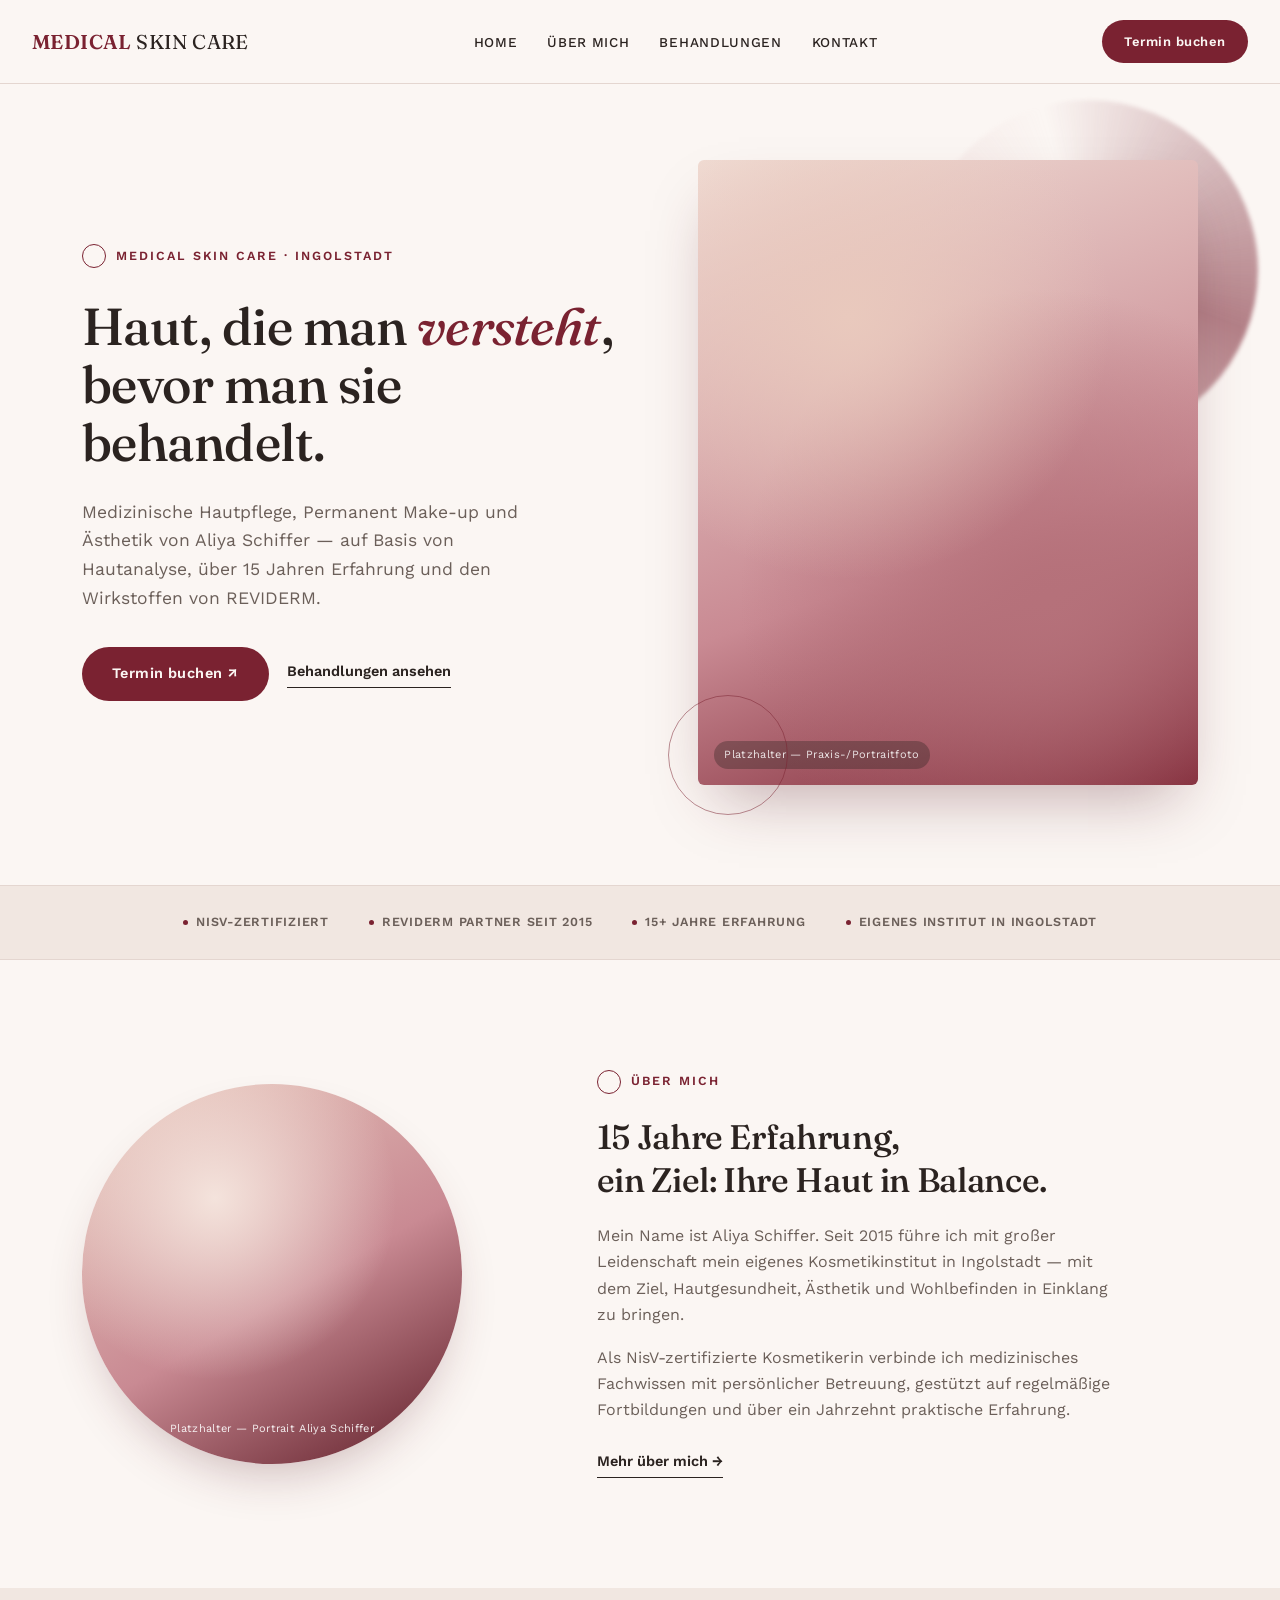
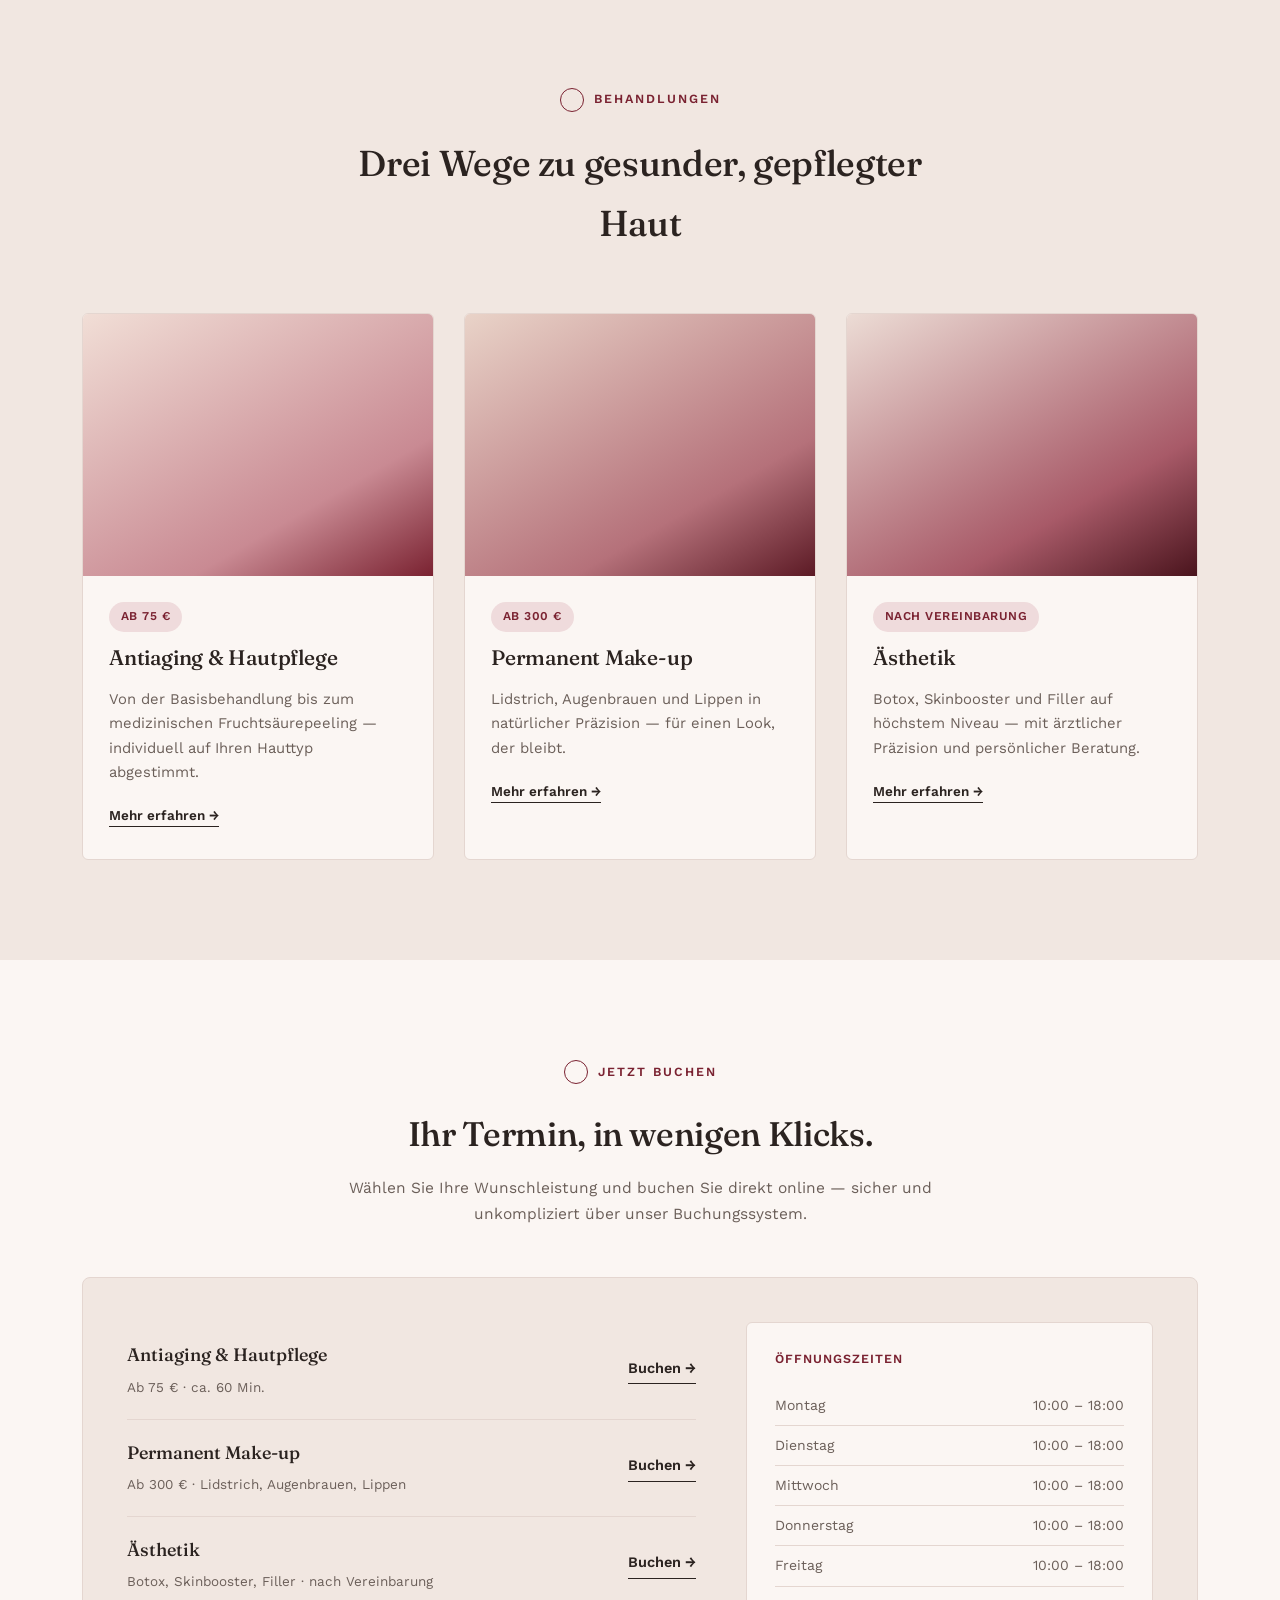
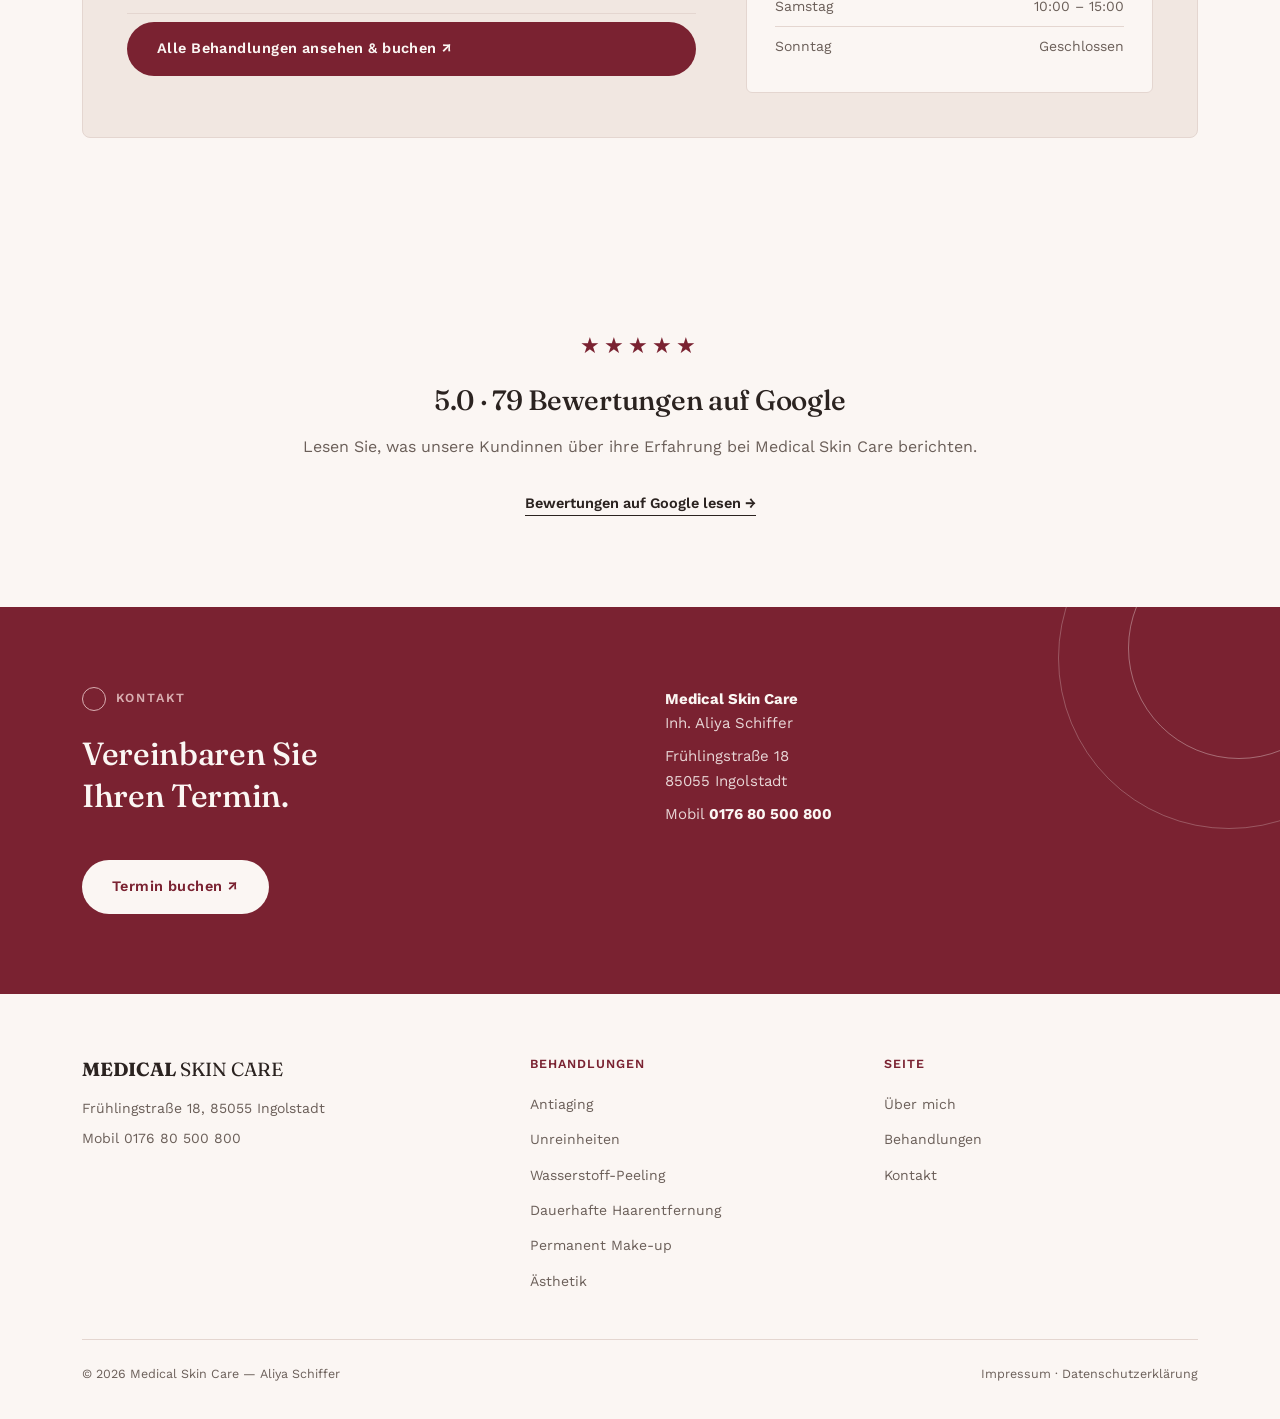
<file: index.html>
<!DOCTYPE html>
<html lang="de">
<head>
<meta charset="UTF-8">
<meta name="viewport" content="width=device-width, initial-scale=1.0">
<title>Medical Skin Care – Aliya Schiffer, Ingolstadt</title>
<link rel="preconnect" href="https://fonts.googleapis.com">
<link rel="preconnect" href="https://fonts.gstatic.com" crossorigin>
<link href="https://fonts.googleapis.com/css2?family=Fraunces:ital,opsz,wght@0,9..144,400;0,9..144,500;0,9..144,600;1,9..144,400;1,9..144,500&family=Work+Sans:wght@400;500;600&display=swap" rel="stylesheet">
<link rel="stylesheet" href="styles.css">
</head>
<body>

<header>
  <div class="nav">
    <a href="index.html" class="logo"><b>MEDICAL</b> SKIN CARE</a>
    <nav>
      <ul>
        <li><a href="#">Home</a></li>
        <li><a href="#ueber-mich">Über mich</a></li>
        <li><a href="#behandlungen">Behandlungen</a></li>
        <li><a href="#kontakt">Kontakt</a></li>
      </ul>
    </nav>
    <a href="https://www.sumupbookings.com/medical-skin-care" class="nav-cta" target="_blank" rel="noopener">Termin buchen</a>
    <button class="burger" aria-label="Menü öffnen"><span></span><span></span><span></span></button>
  </div>
</header>

<section class="hero">
  <div class="wrap">
    <div class="hero-copy">
      <span class="eyebrow">Medical Skin Care · Ingolstadt</span>
      <h1 style="margin-top:20px;">Haut, die man <em>versteht</em>,<br>bevor man sie behandelt.</h1>
      <p>Medizinische Hautpflege, Permanent Make-up und Ästhetik von Aliya Schiffer — auf Basis von Hautanalyse, über 15 Jahren Erfahrung und den Wirkstoffen von REVIDERM.</p>
      <div class="btn-row">
        <a href="https://www.sumupbookings.com/medical-skin-care" class="btn-primary" target="_blank" rel="noopener">Termin buchen ↗</a>
        <a href="#behandlungen" class="btn-text">Behandlungen ansehen</a>
      </div>
    </div>
    <div class="hero-visual">
      <div class="ring-glow"></div>
      <div class="hero-photo"></div>
      <div class="hero-ring-outline"></div>
    </div>
  </div>
</section>

<div class="trust">
  <div class="wrap">
    <span>NisV-zertifiziert</span>
    <span>REVIDERM Partner seit 2015</span>
    <span>15+ Jahre Erfahrung</span>
    <span>Eigenes Institut in Ingolstadt</span>
  </div>
</div>

<section class="about" id="ueber-mich">
  <div class="wrap">
    <div class="about-photo"></div>
    <div class="about-text">
      <span class="eyebrow">Über mich</span>
      <h2>15 Jahre Erfahrung,<br>ein Ziel: Ihre Haut in Balance.</h2>
      <p>Mein Name ist Aliya Schiffer. Seit 2015 führe ich mit großer Leidenschaft mein eigenes Kosmetikinstitut in Ingolstadt — mit dem Ziel, Hautgesundheit, Ästhetik und Wohlbefinden in Einklang zu bringen.</p>
      <p>Als NisV-zertifizierte Kosmetikerin verbinde ich medizinisches Fachwissen mit persönlicher Betreuung, gestützt auf regelmäßige Fortbildungen und über ein Jahrzehnt praktische Erfahrung.</p>
      <a href="ueber-mich.html" class="btn-text">Mehr über mich →</a>
    </div>
  </div>
</section>

<section class="services" id="behandlungen">
  <div class="wrap">
    <div class="services-head">
      <span class="eyebrow">Behandlungen</span>
      <h2>Drei Wege zu gesunder, gepflegter Haut</h2>
    </div>
    <div class="service-grid">
      <div class="service-card">
        <div class="service-photo p1"></div>
        <div class="service-body">
          <span class="num">Ab 75 €</span>
          <h3>Antiaging &amp; Hautpflege</h3>
          <p>Von der Basisbehandlung bis zum medizinischen Fruchtsäurepeeling — individuell auf Ihren Hauttyp abgestimmt.</p>
          <a href="leistungen-antiaging.html" class="btn-text">Mehr erfahren →</a>
        </div>
      </div>
      <div class="service-card">
        <div class="service-photo p2"></div>
        <div class="service-body">
          <span class="num">Ab 300 €</span>
          <h3>Permanent Make-up</h3>
          <p>Lidstrich, Augenbrauen und Lippen in natürlicher Präzision — für einen Look, der bleibt.</p>
          <a href="leistungen-permanent-make-up.html" class="btn-text">Mehr erfahren →</a>
        </div>
      </div>
      <div class="service-card">
        <div class="service-photo p3"></div>
        <div class="service-body">
          <span class="num">Nach Vereinbarung</span>
          <h3>Ästhetik</h3>
          <p>Botox, Skinbooster und Filler auf höchstem Niveau — mit ärztlicher Präzision und persönlicher Beratung.</p>
          <a href="leistungen-aesthetik.html" class="btn-text">Mehr erfahren →</a>
        </div>
      </div>
    </div>
  </div>
</section>

<section class="booking" id="buchung">
  <div class="wrap">
    <div class="booking-head">
      <span class="eyebrow">Jetzt buchen</span>
      <h2>Ihr Termin, in wenigen Klicks.</h2>
      <p>Wählen Sie Ihre Wunschleistung und buchen Sie direkt online — sicher und unkompliziert über unser Buchungssystem.</p>
    </div>
    <div class="booking-grid">
      <div class="booking-list">
        <div class="booking-row">
          <div>
            <h4>Antiaging &amp; Hautpflege</h4>
            <span>Ab 75 € · ca. 60 Min.</span>
          </div>
          <a href="https://www.sumupbookings.com/medical-skin-care" class="btn-text" target="_blank" rel="noopener">Buchen →</a>
        </div>
        <div class="booking-row">
          <div>
            <h4>Permanent Make-up</h4>
            <span>Ab 300 € · Lidstrich, Augenbrauen, Lippen</span>
          </div>
          <a href="https://www.sumupbookings.com/medical-skin-care" class="btn-text" target="_blank" rel="noopener">Buchen →</a>
        </div>
        <div class="booking-row">
          <div>
            <h4>Ästhetik</h4>
            <span>Botox, Skinbooster, Filler · nach Vereinbarung</span>
          </div>
          <a href="https://www.sumupbookings.com/medical-skin-care" class="btn-text" target="_blank" rel="noopener">Buchen →</a>
        </div>
        <a href="https://www.sumupbookings.com/medical-skin-care" class="btn-primary" target="_blank" rel="noopener" style="margin-top:8px;">Alle Behandlungen ansehen &amp; buchen ↗</a>
      </div>
      <div class="booking-hours">
        <h4>Öffnungszeiten</h4>
        <div class="hours-row"><span>Montag</span><span>10:00 – 18:00</span></div>
        <div class="hours-row"><span>Dienstag</span><span>10:00 – 18:00</span></div>
        <div class="hours-row"><span>Mittwoch</span><span>10:00 – 18:00</span></div>
        <div class="hours-row"><span>Donnerstag</span><span>10:00 – 18:00</span></div>
        <div class="hours-row"><span>Freitag</span><span>10:00 – 18:00</span></div>
        <div class="hours-row"><span>Samstag</span><span>10:00 – 15:00</span></div>
        <div class="hours-row"><span>Sonntag</span><span>Geschlossen</span></div>
      </div>
    </div>
  </div>
</section>

<section class="reviews">
  <div class="wrap">
    <div class="stars">★★★★★</div>
    <h2>5.0 · 79 Bewertungen auf Google</h2>
    <p>Lesen Sie, was unsere Kundinnen über ihre Erfahrung bei Medical Skin Care berichten.</p>
    <a href="https://search.google.com/local/reviews?placeid=ChIJgbQOxlPmC0ER1DGjiR2XJEs" class="btn-text" target="_blank" rel="noopener">Bewertungen auf Google lesen →</a>
  </div>
</section>

<section class="contact" id="kontakt">
  <div class="wrap">
    <div>
      <span class="eyebrow">Kontakt</span>
      <h2>Vereinbaren Sie<br>Ihren Termin.</h2>
      <a href="https://www.sumupbookings.com/medical-skin-care" class="btn-primary" target="_blank" rel="noopener">Termin buchen ↗</a>
    </div>
    <div class="contact-details">
      <p><strong>Medical Skin Care</strong><br>Inh. Aliya Schiffer</p>
      <p>Frühlingstraße 18<br>85055 Ingolstadt</p>
      <p>Mobil <strong>0176 80 500 800</strong></p>
    </div>
  </div>
</section>

<footer>
  <div class="wrap">
    <div class="footer-grid">
      <div>
        <div class="footer-logo"><b>MEDICAL</b> SKIN CARE</div>
        <p>Frühlingstraße 18, 85055 Ingolstadt</p>
        <p>Mobil 0176 80 500 800</p>
      </div>
      <div>
        <h4>Behandlungen</h4>
        <ul>
          <li><a href="leistungen-antiaging.html">Antiaging</a></li>
          <li><a href="leistungen-antiaging.html#unreinheiten">Unreinheiten</a></li>
          <li><a href="leistungen-antiaging.html#wasserstoff-peeling">Wasserstoff-Peeling</a></li>
          <li><a href="leistungen-antiaging.html#haarentfernung">Dauerhafte Haarentfernung</a></li>
          <li><a href="leistungen-permanent-make-up.html">Permanent Make-up</a></li>
          <li><a href="leistungen-aesthetik.html">Ästhetik</a></li>
        </ul>
      </div>
      <div>
        <h4>Seite</h4>
        <ul>
          <li><a href="#ueber-mich">Über mich</a></li>
          <li><a href="#behandlungen">Behandlungen</a></li>
          <li><a href="#kontakt">Kontakt</a></li>
        </ul>
      </div>
    </div>
    <div class="footer-bottom">
      <span>© 2026 Medical Skin Care — Aliya Schiffer</span>
      <span><a href="#">Impressum</a> · <a href="#">Datenschutzerklärung</a></span>
    </div>
  </div>
</footer>

</body>
</html>
</file>
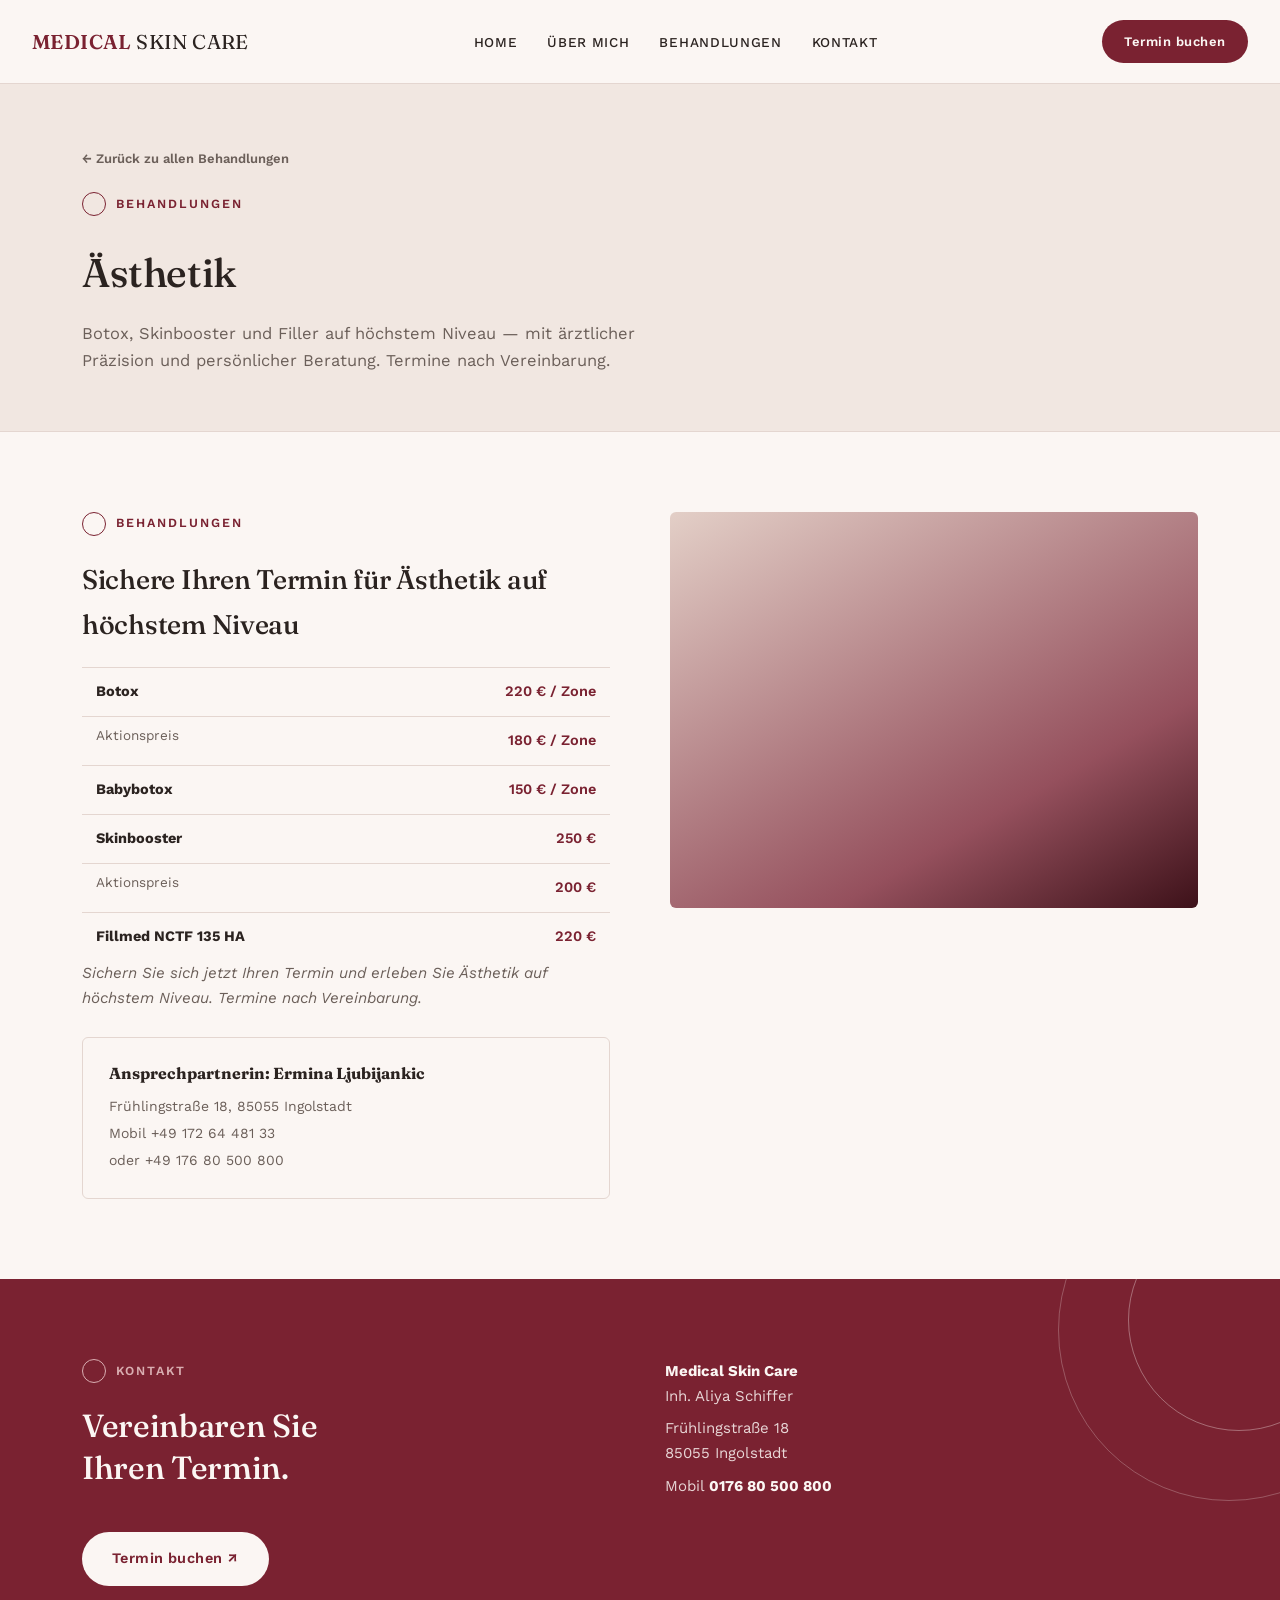
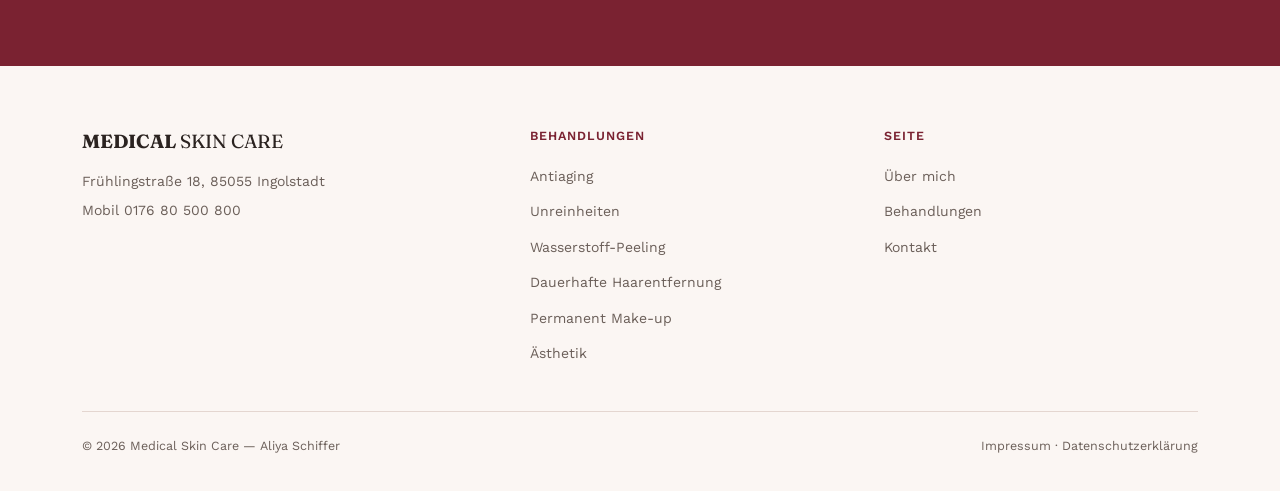
<file: leistungen-aesthetik.html>
<!DOCTYPE html>
<html lang="de">
<head>
<meta charset="UTF-8">
<meta name="viewport" content="width=device-width, initial-scale=1.0">
<title>Ästhetik – Medical Skin Care Ingolstadt</title>
<link rel="preconnect" href="https://fonts.googleapis.com">
<link rel="preconnect" href="https://fonts.gstatic.com" crossorigin>
<link href="https://fonts.googleapis.com/css2?family=Fraunces:ital,opsz,wght@0,9..144,400;0,9..144,500;0,9..144,600;1,9..144,400;1,9..144,500&family=Work+Sans:wght@400;500;600&display=swap" rel="stylesheet">
<link rel="stylesheet" href="styles.css">
</head>
<body>

<header>
  <div class="nav">
    <a href="index.html" class="logo"><b>MEDICAL</b> SKIN CARE</a>
    <nav>
      <ul>
        <li><a href="index.html">Home</a></li>
        <li><a href="index.html#ueber-mich">Über mich</a></li>
        <li><a href="index.html#behandlungen">Behandlungen</a></li>
        <li><a href="index.html#kontakt">Kontakt</a></li>
      </ul>
    </nav>
    <a href="https://www.sumupbookings.com/medical-skin-care" class="nav-cta" target="_blank" rel="noopener">Termin buchen</a>
    <button class="burger" aria-label="Menü öffnen"><span></span><span></span><span></span></button>
  </div>
</header>

<section class="page-header">
  <div class="wrap">
    <a href="index.html#behandlungen" class="back-link">← Zurück zu allen Behandlungen</a>
    <span class="eyebrow">Behandlungen</span>
    <h1>Ästhetik</h1>
    <p class="lead">Botox, Skinbooster und Filler auf höchstem Niveau — mit ärztlicher Präzision und persönlicher Beratung. Termine nach Vereinbarung.</p>
  </div>
</section>

<section class="detail-section">
  <div class="wrap">
    <div class="detail-copy">
      <span class="eyebrow">Behandlungen</span>
      <h2 style="margin-top:14px;">Sichere Ihren Termin für Ästhetik auf höchstem Niveau</h2>
      <table class="price-table">
        <tr><td><strong>Botox</strong></td><td class="num price">220 € / Zone</td></tr>
        <tr><td style="padding-top:0;color:var(--ink-soft);font-size:13.5px;">Aktionspreis</td><td class="num" style="color:var(--wine);font-weight:600;">180 € / Zone</td></tr>
        <tr><td><strong>Babybotox</strong></td><td class="num price">150 € / Zone</td></tr>
        <tr><td><strong>Skinbooster</strong></td><td class="num price">250 €</td></tr>
        <tr><td style="padding-top:0;color:var(--ink-soft);font-size:13.5px;">Aktionspreis</td><td class="num" style="color:var(--wine);font-weight:600;">200 €</td></tr>
        <tr><td><strong>Fillmed NCTF 135 HA</strong></td><td class="num price">220 €</td></tr>
      </table>
      <p class="price-note">Sichern Sie sich jetzt Ihren Termin und erleben Sie Ästhetik auf höchstem Niveau. Termine nach Vereinbarung.</p>

      <div class="contact-callout">
        <h4>Ansprechpartnerin: Ermina Ljubijankic</h4>
        <p>Frühlingstraße 18, 85055 Ingolstadt</p>
        <p>Mobil +49 172 64 481 33</p>
        <p>oder +49 176 80 500 800</p>
      </div>
    </div>
    <div class="detail-visual v4"></div>
  </div>
</section>

<section class="contact" id="kontakt">
  <div class="wrap">
    <div>
      <span class="eyebrow">Kontakt</span>
      <h2>Vereinbaren Sie<br>Ihren Termin.</h2>
      <a href="https://www.sumupbookings.com/medical-skin-care" class="btn-primary" target="_blank" rel="noopener">Termin buchen ↗</a>
    </div>
    <div class="contact-details">
      <p><strong>Medical Skin Care</strong><br>Inh. Aliya Schiffer</p>
      <p>Frühlingstraße 18<br>85055 Ingolstadt</p>
      <p>Mobil <strong>0176 80 500 800</strong></p>
    </div>
  </div>
</section>

<footer>
  <div class="wrap">
    <div class="footer-grid">
      <div>
        <div class="footer-logo"><b>MEDICAL</b> SKIN CARE</div>
        <p>Frühlingstraße 18, 85055 Ingolstadt</p>
        <p>Mobil 0176 80 500 800</p>
      </div>
      <div>
        <h4>Behandlungen</h4>
        <ul>
          <li><a href="leistungen-antiaging.html">Antiaging</a></li>
          <li><a href="leistungen-antiaging.html#unreinheiten">Unreinheiten</a></li>
          <li><a href="leistungen-antiaging.html#wasserstoff-peeling">Wasserstoff-Peeling</a></li>
          <li><a href="leistungen-antiaging.html#haarentfernung">Dauerhafte Haarentfernung</a></li>
          <li><a href="leistungen-permanent-make-up.html">Permanent Make-up</a></li>
          <li><a href="leistungen-aesthetik.html">Ästhetik</a></li>
        </ul>
      </div>
      <div>
        <h4>Seite</h4>
        <ul>
          <li><a href="index.html#ueber-mich">Über mich</a></li>
          <li><a href="index.html#behandlungen">Behandlungen</a></li>
          <li><a href="index.html#kontakt">Kontakt</a></li>
        </ul>
      </div>
    </div>
    <div class="footer-bottom">
      <span>© 2026 Medical Skin Care — Aliya Schiffer</span>
      <span><a href="#">Impressum</a> · <a href="#">Datenschutzerklärung</a></span>
    </div>
  </div>
</footer>

</body>
</html>
</file>
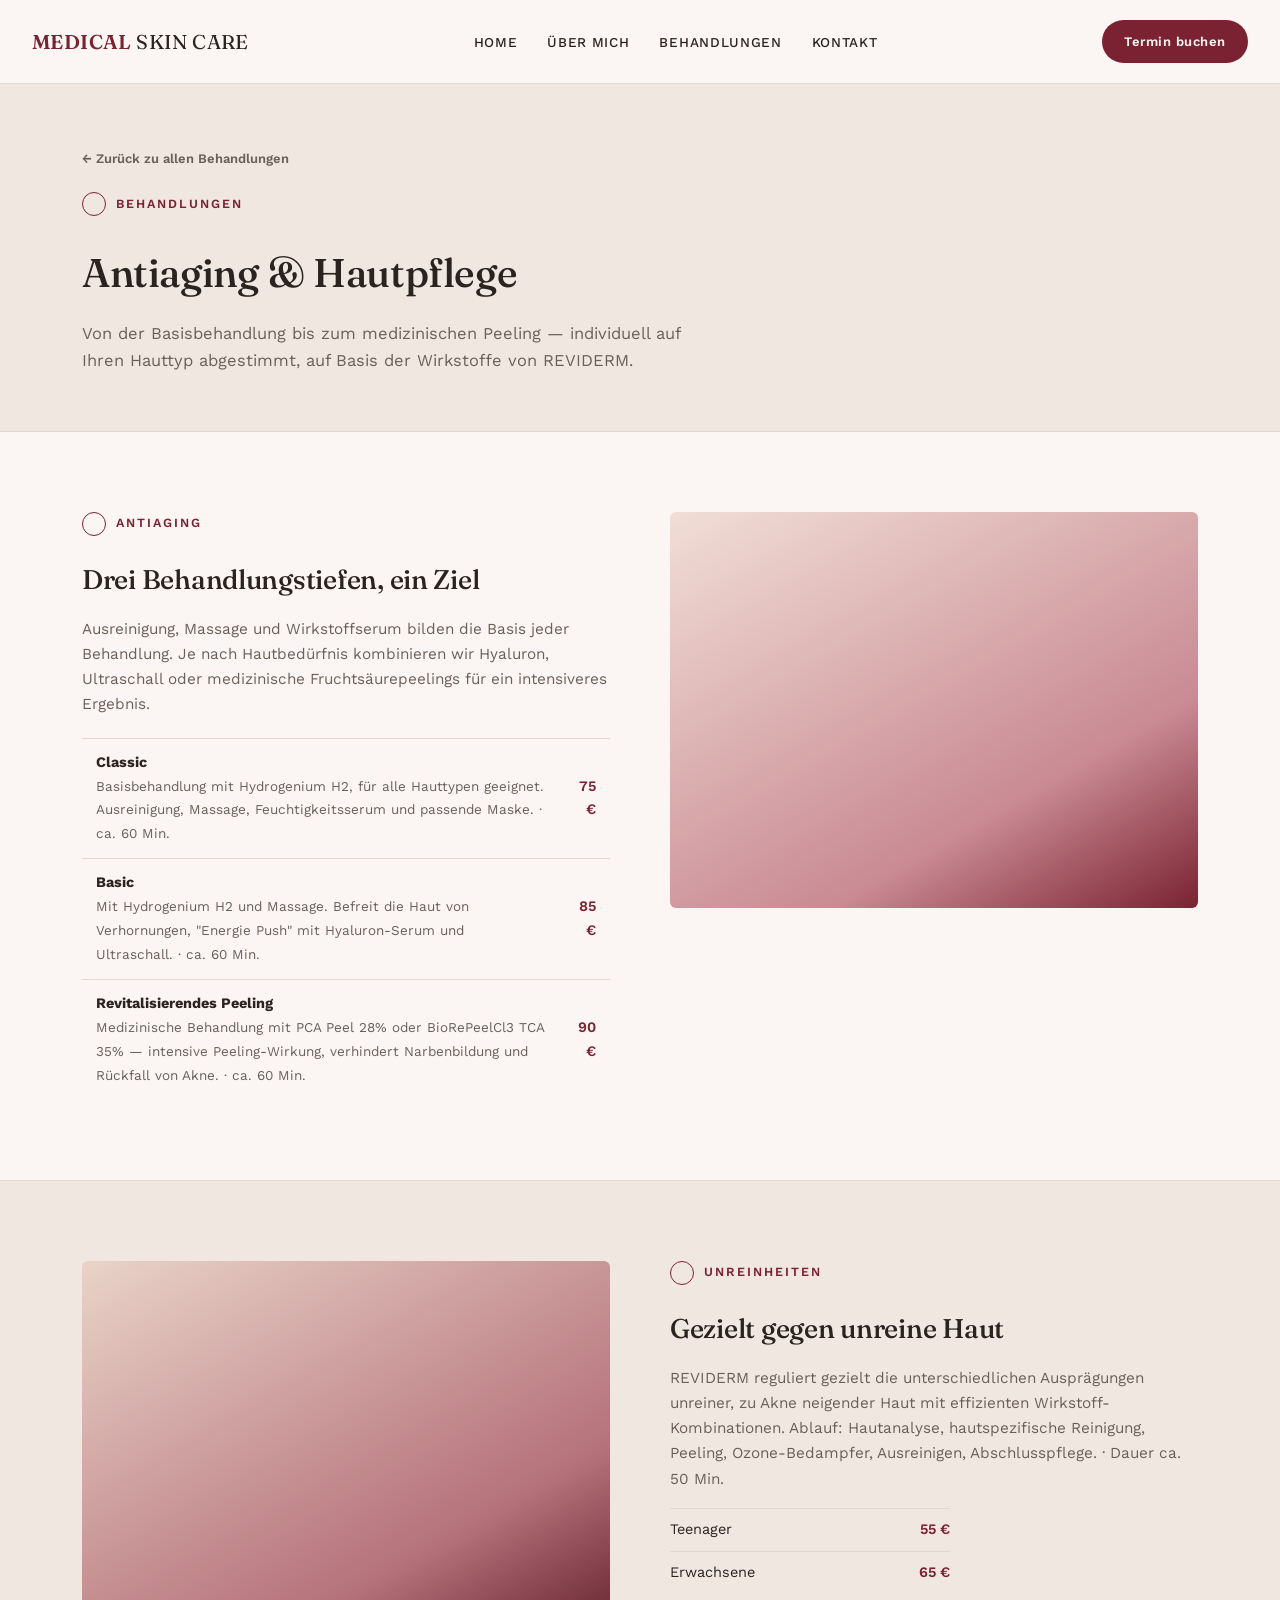
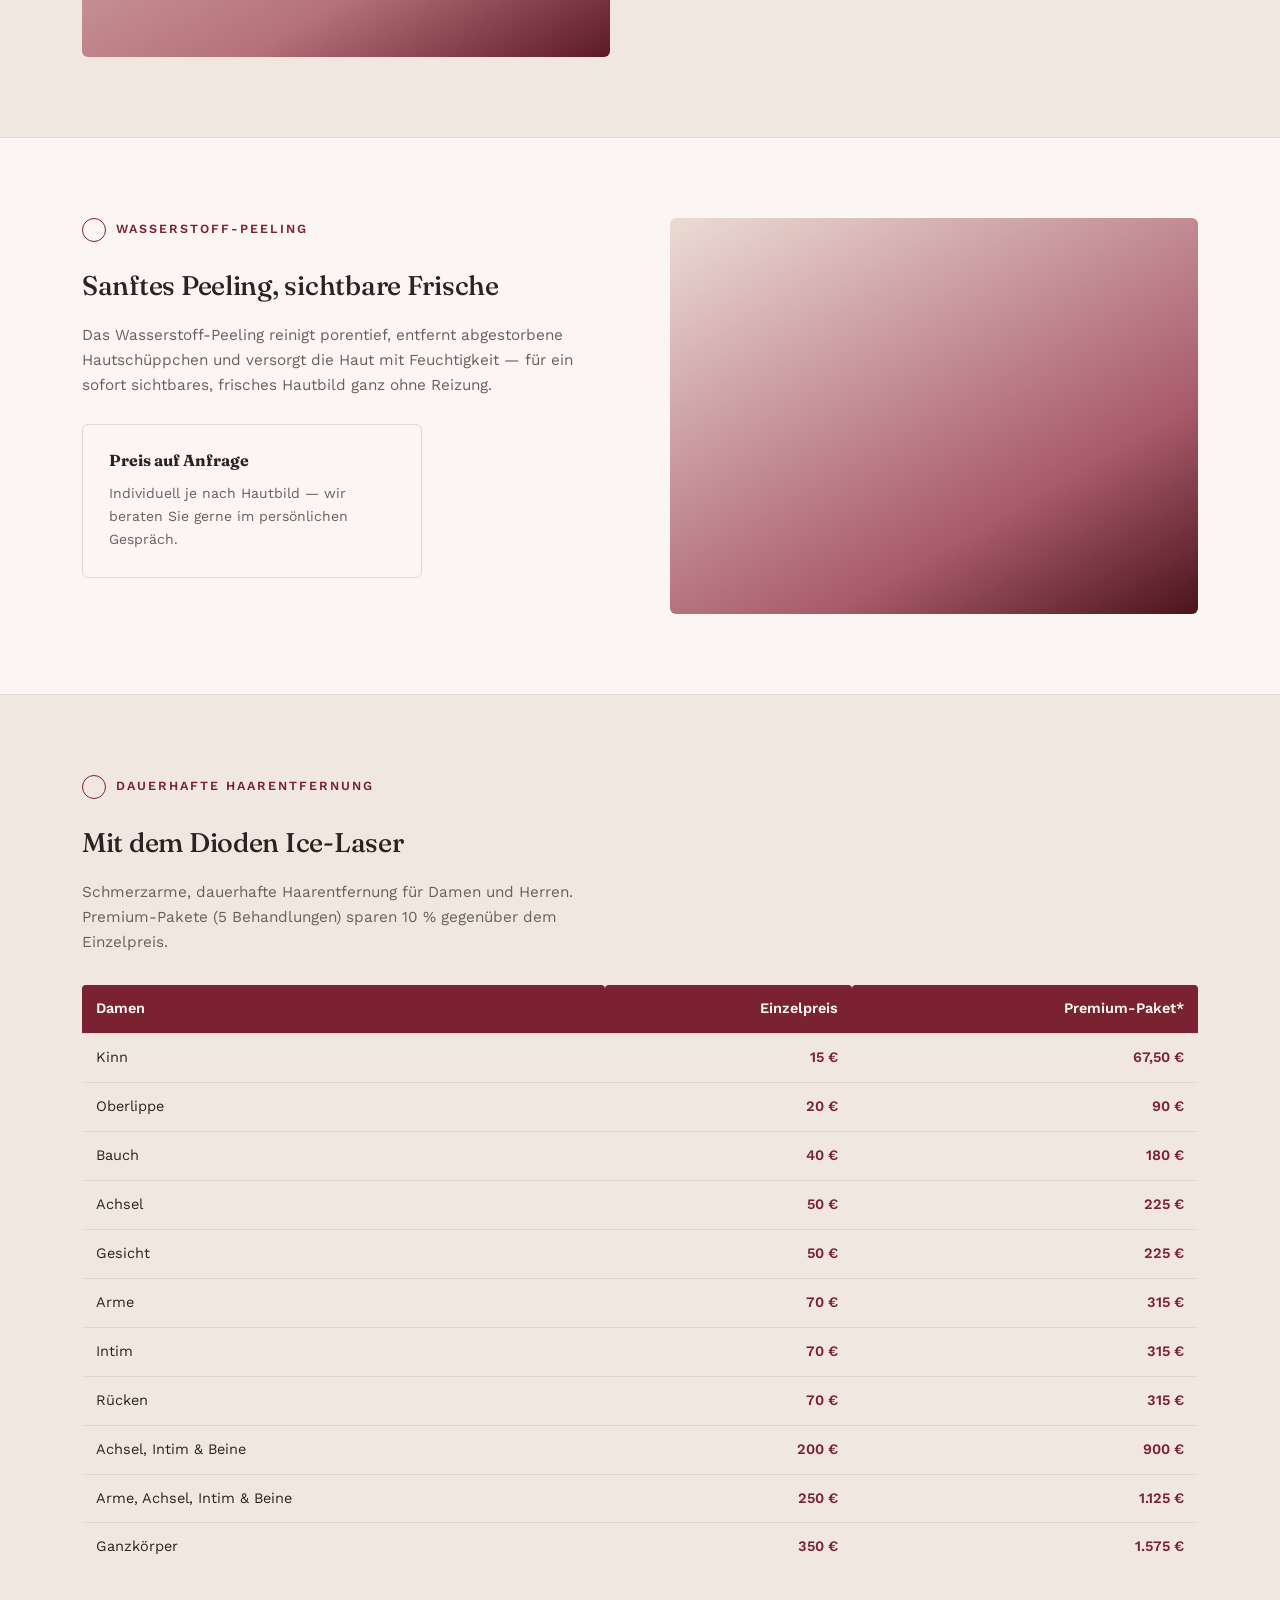
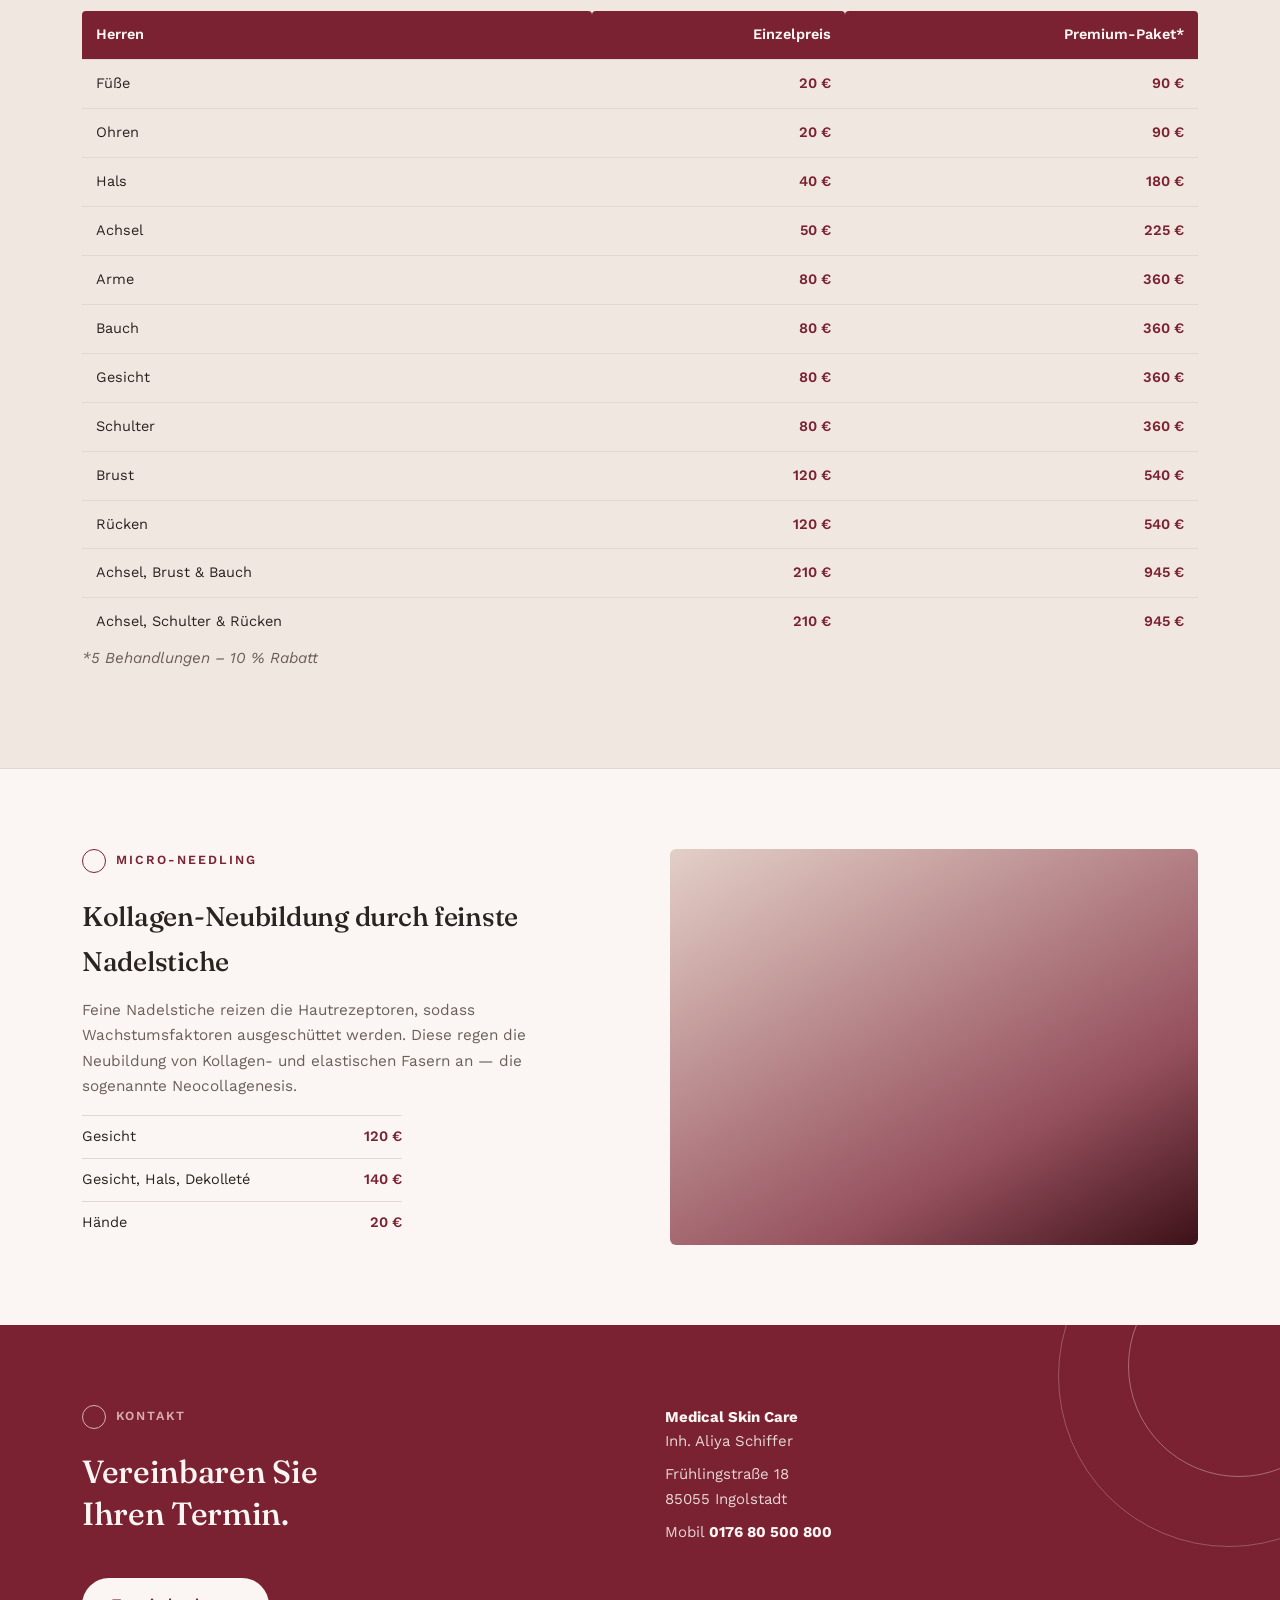
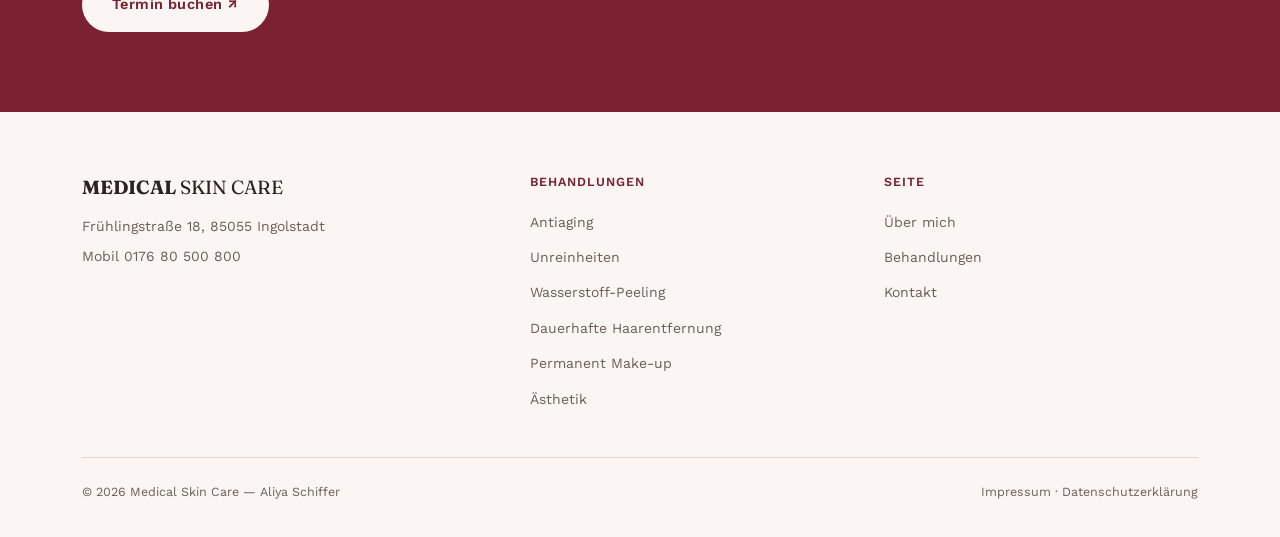
<file: leistungen-antiaging.html>
<!DOCTYPE html>
<html lang="de">
<head>
<meta charset="UTF-8">
<meta name="viewport" content="width=device-width, initial-scale=1.0">
<title>Antiaging & Hautpflege – Medical Skin Care Ingolstadt</title>
<link rel="preconnect" href="https://fonts.googleapis.com">
<link rel="preconnect" href="https://fonts.gstatic.com" crossorigin>
<link href="https://fonts.googleapis.com/css2?family=Fraunces:ital,opsz,wght@0,9..144,400;0,9..144,500;0,9..144,600;1,9..144,400;1,9..144,500&family=Work+Sans:wght@400;500;600&display=swap" rel="stylesheet">
<link rel="stylesheet" href="styles.css">
</head>
<body>

<header>
  <div class="nav">
    <a href="index.html" class="logo"><b>MEDICAL</b> SKIN CARE</a>
    <nav>
      <ul>
        <li><a href="index.html">Home</a></li>
        <li><a href="index.html#ueber-mich">Über mich</a></li>
        <li><a href="index.html#behandlungen">Behandlungen</a></li>
        <li><a href="index.html#kontakt">Kontakt</a></li>
      </ul>
    </nav>
    <a href="https://www.sumupbookings.com/medical-skin-care" class="nav-cta" target="_blank" rel="noopener">Termin buchen</a>
    <button class="burger" aria-label="Menü öffnen"><span></span><span></span><span></span></button>
  </div>
</header>

<section class="page-header">
  <div class="wrap">
    <a href="index.html#behandlungen" class="back-link">← Zurück zu allen Behandlungen</a>
    <span class="eyebrow">Behandlungen</span>
    <h1>Antiaging &amp; Hautpflege</h1>
    <p class="lead">Von der Basisbehandlung bis zum medizinischen Peeling — individuell auf Ihren Hauttyp abgestimmt, auf Basis der Wirkstoffe von REVIDERM.</p>
  </div>
</section>

<section class="detail-section" id="antiaging">
  <div class="wrap">
    <div class="detail-copy">
      <span class="eyebrow">Antiaging</span>
      <h2 style="margin-top:14px;">Drei Behandlungstiefen, ein Ziel</h2>
      <p>Ausreinigung, Massage und Wirkstoffserum bilden die Basis jeder Behandlung. Je nach Hautbedürfnis kombinieren wir Hyaluron, Ultraschall oder medizinische Fruchtsäurepeelings für ein intensiveres Ergebnis.</p>
      <table class="price-table">
        <tr><td><strong>Classic</strong><br><span style="color:var(--ink-soft);font-size:13.5px;">Basisbehandlung mit Hydrogenium H2, für alle Hauttypen geeignet. Ausreinigung, Massage, Feuchtigkeitsserum und passende Maske. · ca. 60 Min.</span></td><td class="num price">75 €</td></tr>
        <tr><td><strong>Basic</strong><br><span style="color:var(--ink-soft);font-size:13.5px;">Mit Hydrogenium H2 und Massage. Befreit die Haut von Verhornungen, "Energie Push" mit Hyaluron-Serum und Ultraschall. · ca. 60 Min.</span></td><td class="num price">85 €</td></tr>
        <tr><td><strong>Revitalisierendes Peeling</strong><br><span style="color:var(--ink-soft);font-size:13.5px;">Medizinische Behandlung mit PCA Peel 28% oder BioRePeelCl3 TCA 35% — intensive Peeling-Wirkung, verhindert Narbenbildung und Rückfall von Akne. · ca. 60 Min.</span></td><td class="num price">90 €</td></tr>
      </table>
    </div>
    <div class="detail-visual v1"></div>
  </div>
</section>

<section class="detail-section alt" id="unreinheiten">
  <div class="wrap">
    <div class="detail-visual v2" style="order:1;"></div>
    <div class="detail-copy" style="order:2;">
      <span class="eyebrow">Unreinheiten</span>
      <h2 style="margin-top:14px;">Gezielt gegen unreine Haut</h2>
      <p>REVIDERM reguliert gezielt die unterschiedlichen Ausprägungen unreiner, zu Akne neigender Haut mit effizienten Wirkstoff-Kombinationen. Ablauf: Hautanalyse, hautspezifische Reinigung, Peeling, Ozone-Bedampfer, Ausreinigen, Abschlusspflege. · Dauer ca. 50 Min.</p>
      <div class="mini-price-list" style="grid-template-columns:1fr;max-width:280px;">
        <div><span>Teenager</span><span>55 €</span></div>
        <div><span>Erwachsene</span><span>65 €</span></div>
      </div>
    </div>
  </div>
</section>

<section class="detail-section" id="wasserstoff-peeling">
  <div class="wrap">
    <div class="detail-copy">
      <span class="eyebrow">Wasserstoff-Peeling</span>
      <h2 style="margin-top:14px;">Sanftes Peeling, sichtbare Frische</h2>
      <p>Das Wasserstoff-Peeling reinigt porentief, entfernt abgestorbene Hautschüppchen und versorgt die Haut mit Feuchtigkeit — für ein sofort sichtbares, frisches Hautbild ganz ohne Reizung.</p>
      <div class="contact-callout" style="max-width:340px;">
        <h4>Preis auf Anfrage</h4>
        <p>Individuell je nach Hautbild — wir beraten Sie gerne im persönlichen Gespräch.</p>
      </div>
    </div>
    <div class="detail-visual v3"></div>
  </div>
</section>

<section class="detail-section alt" id="haarentfernung">
  <div class="wrap" style="grid-template-columns:1fr;">
    <div class="detail-copy" style="max-width:none;">
      <span class="eyebrow">Dauerhafte Haarentfernung</span>
      <h2 style="margin-top:14px;">Mit dem Dioden Ice-Laser</h2>
      <p>Schmerzarme, dauerhafte Haarentfernung für Damen und Herren. Premium-Pakete (5 Behandlungen) sparen 10 % gegenüber dem Einzelpreis.</p>

      <table class="price-table" style="margin-top:30px;">
        <tr class="head-row"><td>Damen</td><td class="num">Einzelpreis</td><td class="num">Premium-Paket*</td></tr>
        <tr><td>Kinn</td><td class="num price">15 €</td><td class="num price">67,50 €</td></tr>
        <tr><td>Oberlippe</td><td class="num price">20 €</td><td class="num price">90 €</td></tr>
        <tr><td>Bauch</td><td class="num price">40 €</td><td class="num price">180 €</td></tr>
        <tr><td>Achsel</td><td class="num price">50 €</td><td class="num price">225 €</td></tr>
        <tr><td>Gesicht</td><td class="num price">50 €</td><td class="num price">225 €</td></tr>
        <tr><td>Arme</td><td class="num price">70 €</td><td class="num price">315 €</td></tr>
        <tr><td>Intim</td><td class="num price">70 €</td><td class="num price">315 €</td></tr>
        <tr><td>Rücken</td><td class="num price">70 €</td><td class="num price">315 €</td></tr>
        <tr><td>Achsel, Intim &amp; Beine</td><td class="num price">200 €</td><td class="num price">900 €</td></tr>
        <tr><td>Arme, Achsel, Intim &amp; Beine</td><td class="num price">250 €</td><td class="num price">1.125 €</td></tr>
        <tr><td>Ganzkörper</td><td class="num price">350 €</td><td class="num price">1.575 €</td></tr>
      </table>

      <table class="price-table" style="margin-top:40px;">
        <tr class="head-row"><td>Herren</td><td class="num">Einzelpreis</td><td class="num">Premium-Paket*</td></tr>
        <tr><td>Füße</td><td class="num price">20 €</td><td class="num price">90 €</td></tr>
        <tr><td>Ohren</td><td class="num price">20 €</td><td class="num price">90 €</td></tr>
        <tr><td>Hals</td><td class="num price">40 €</td><td class="num price">180 €</td></tr>
        <tr><td>Achsel</td><td class="num price">50 €</td><td class="num price">225 €</td></tr>
        <tr><td>Arme</td><td class="num price">80 €</td><td class="num price">360 €</td></tr>
        <tr><td>Bauch</td><td class="num price">80 €</td><td class="num price">360 €</td></tr>
        <tr><td>Gesicht</td><td class="num price">80 €</td><td class="num price">360 €</td></tr>
        <tr><td>Schulter</td><td class="num price">80 €</td><td class="num price">360 €</td></tr>
        <tr><td>Brust</td><td class="num price">120 €</td><td class="num price">540 €</td></tr>
        <tr><td>Rücken</td><td class="num price">120 €</td><td class="num price">540 €</td></tr>
        <tr><td>Achsel, Brust &amp; Bauch</td><td class="num price">210 €</td><td class="num price">945 €</td></tr>
        <tr><td>Achsel, Schulter &amp; Rücken</td><td class="num price">210 €</td><td class="num price">945 €</td></tr>
      </table>
      <p class="price-note">*5 Behandlungen – 10 % Rabatt</p>
    </div>
  </div>
</section>

<section class="detail-section" id="micro-needling">
  <div class="wrap">
    <div class="detail-copy">
      <span class="eyebrow">Micro-Needling</span>
      <h2 style="margin-top:14px;">Kollagen-Neubildung durch feinste Nadelstiche</h2>
      <p>Feine Nadelstiche reizen die Hautrezeptoren, sodass Wachstumsfaktoren ausgeschüttet werden. Diese regen die Neubildung von Kollagen- und elastischen Fasern an — die sogenannte Neocollagenesis.</p>
      <div class="mini-price-list" style="grid-template-columns:1fr;max-width:320px;">
        <div><span>Gesicht</span><span>120 €</span></div>
        <div><span>Gesicht, Hals, Dekolleté</span><span>140 €</span></div>
        <div><span>Hände</span><span>20 €</span></div>
      </div>
    </div>
    <div class="detail-visual v4"></div>
  </div>
</section>

<section class="contact" id="kontakt">
  <div class="wrap">
    <div>
      <span class="eyebrow">Kontakt</span>
      <h2>Vereinbaren Sie<br>Ihren Termin.</h2>
      <a href="https://www.sumupbookings.com/medical-skin-care" class="btn-primary" target="_blank" rel="noopener">Termin buchen ↗</a>
    </div>
    <div class="contact-details">
      <p><strong>Medical Skin Care</strong><br>Inh. Aliya Schiffer</p>
      <p>Frühlingstraße 18<br>85055 Ingolstadt</p>
      <p>Mobil <strong>0176 80 500 800</strong></p>
    </div>
  </div>
</section>

<footer>
  <div class="wrap">
    <div class="footer-grid">
      <div>
        <div class="footer-logo"><b>MEDICAL</b> SKIN CARE</div>
        <p>Frühlingstraße 18, 85055 Ingolstadt</p>
        <p>Mobil 0176 80 500 800</p>
      </div>
      <div>
        <h4>Behandlungen</h4>
        <ul>
          <li><a href="leistungen-antiaging.html">Antiaging</a></li>
          <li><a href="leistungen-antiaging.html#unreinheiten">Unreinheiten</a></li>
          <li><a href="leistungen-antiaging.html#wasserstoff-peeling">Wasserstoff-Peeling</a></li>
          <li><a href="leistungen-antiaging.html#haarentfernung">Dauerhafte Haarentfernung</a></li>
          <li><a href="leistungen-permanent-make-up.html">Permanent Make-up</a></li>
          <li><a href="leistungen-aesthetik.html">Ästhetik</a></li>
        </ul>
      </div>
      <div>
        <h4>Seite</h4>
        <ul>
          <li><a href="index.html#ueber-mich">Über mich</a></li>
          <li><a href="index.html#behandlungen">Behandlungen</a></li>
          <li><a href="index.html#kontakt">Kontakt</a></li>
        </ul>
      </div>
    </div>
    <div class="footer-bottom">
      <span>© 2026 Medical Skin Care — Aliya Schiffer</span>
      <span><a href="#">Impressum</a> · <a href="#">Datenschutzerklärung</a></span>
    </div>
  </div>
</footer>

</body>
</html>
</file>
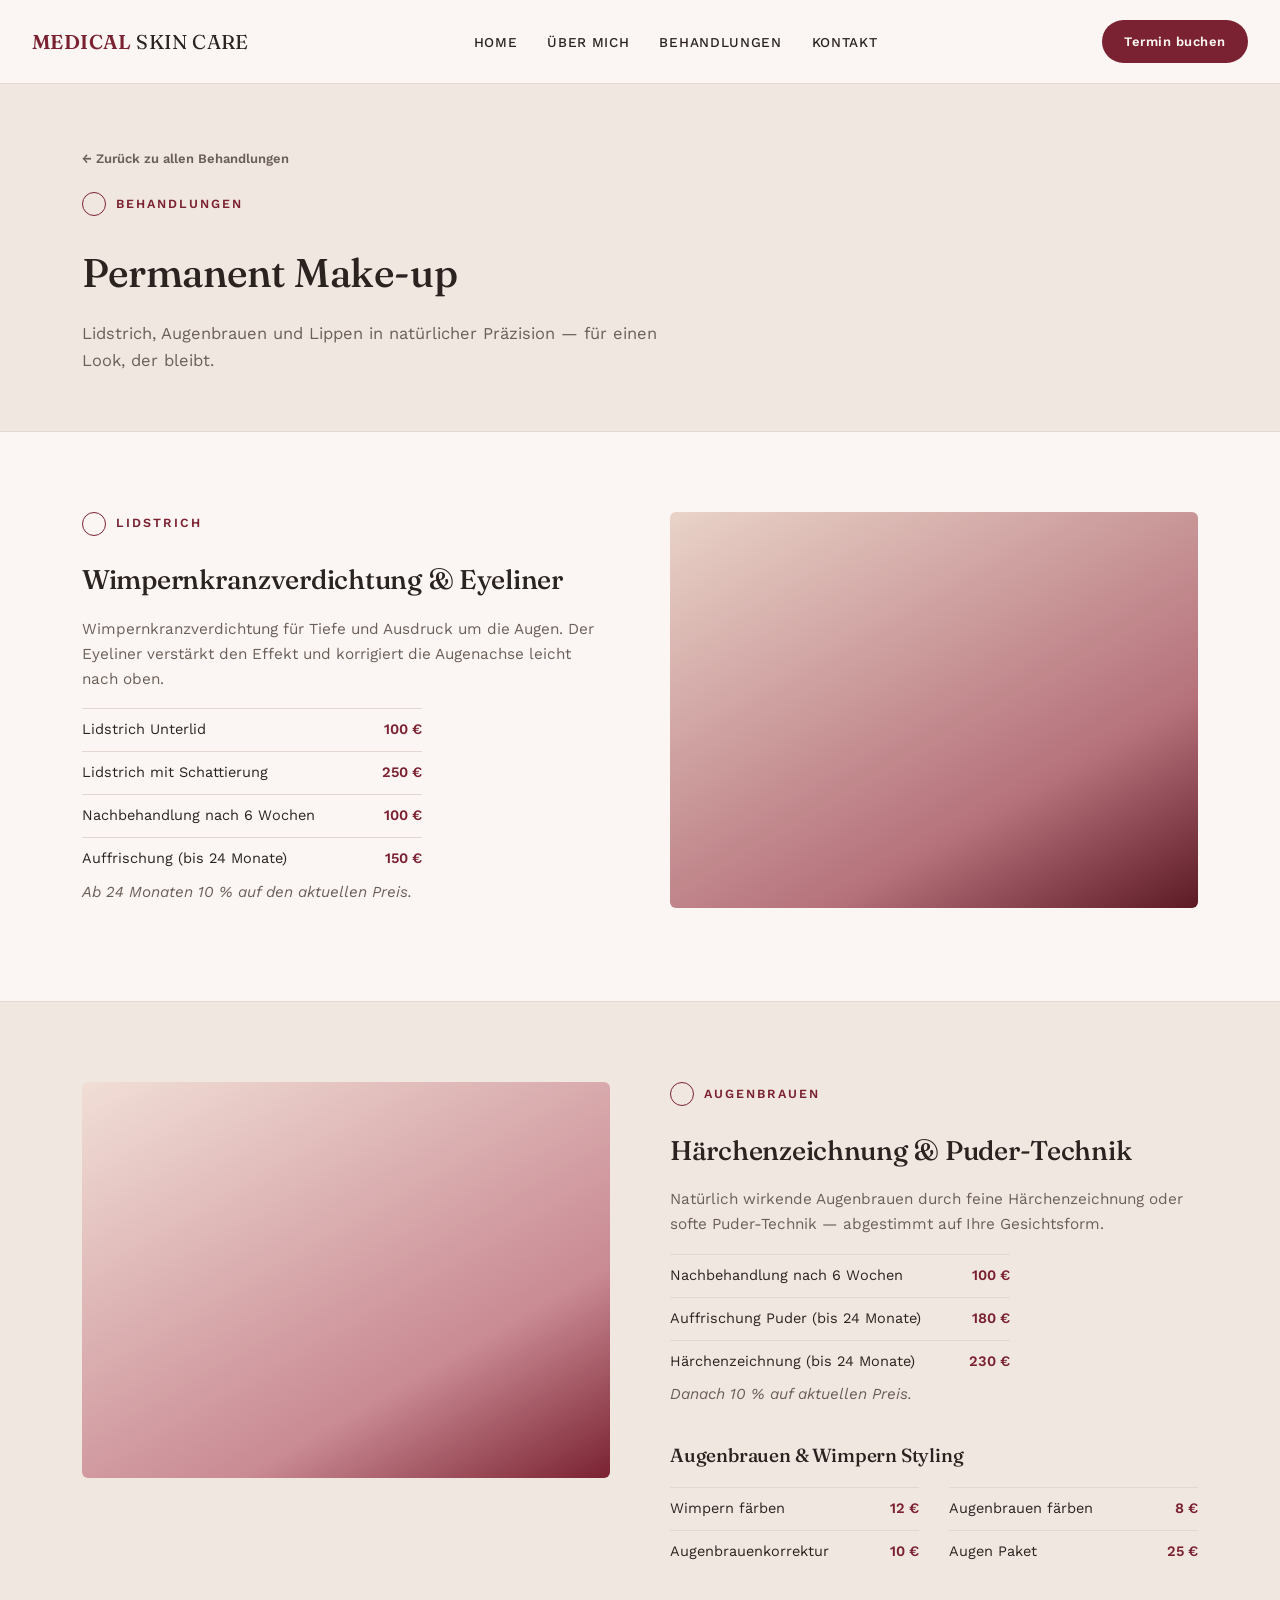
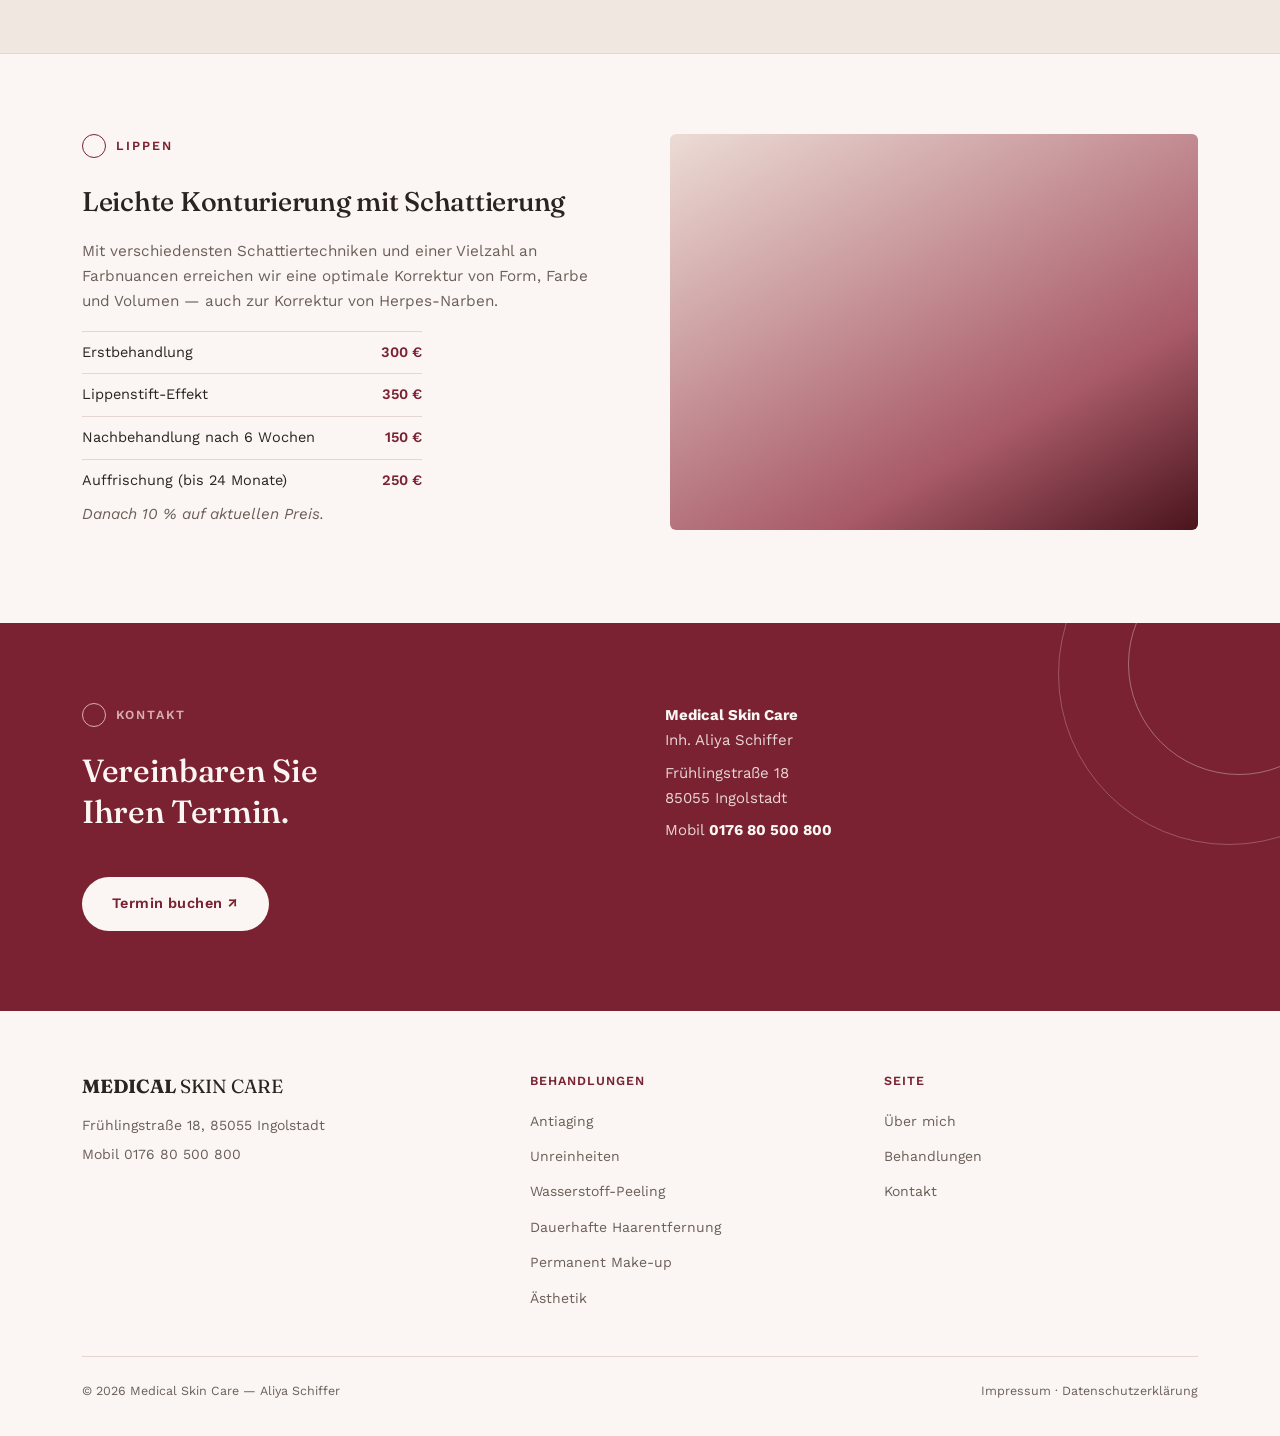
<file: leistungen-permanent-make-up.html>
<!DOCTYPE html>
<html lang="de">
<head>
<meta charset="UTF-8">
<meta name="viewport" content="width=device-width, initial-scale=1.0">
<title>Permanent Make-up – Medical Skin Care Ingolstadt</title>
<link rel="preconnect" href="https://fonts.googleapis.com">
<link rel="preconnect" href="https://fonts.gstatic.com" crossorigin>
<link href="https://fonts.googleapis.com/css2?family=Fraunces:ital,opsz,wght@0,9..144,400;0,9..144,500;0,9..144,600;1,9..144,400;1,9..144,500&family=Work+Sans:wght@400;500;600&display=swap" rel="stylesheet">
<link rel="stylesheet" href="styles.css">
</head>
<body>

<header>
  <div class="nav">
    <a href="index.html" class="logo"><b>MEDICAL</b> SKIN CARE</a>
    <nav>
      <ul>
        <li><a href="index.html">Home</a></li>
        <li><a href="index.html#ueber-mich">Über mich</a></li>
        <li><a href="index.html#behandlungen">Behandlungen</a></li>
        <li><a href="index.html#kontakt">Kontakt</a></li>
      </ul>
    </nav>
    <a href="https://www.sumupbookings.com/medical-skin-care" class="nav-cta" target="_blank" rel="noopener">Termin buchen</a>
    <button class="burger" aria-label="Menü öffnen"><span></span><span></span><span></span></button>
  </div>
</header>

<section class="page-header">
  <div class="wrap">
    <a href="index.html#behandlungen" class="back-link">← Zurück zu allen Behandlungen</a>
    <span class="eyebrow">Behandlungen</span>
    <h1>Permanent Make-up</h1>
    <p class="lead">Lidstrich, Augenbrauen und Lippen in natürlicher Präzision — für einen Look, der bleibt.</p>
  </div>
</section>

<section class="detail-section" id="lidstrich">
  <div class="wrap">
    <div class="detail-copy">
      <span class="eyebrow">Lidstrich</span>
      <h2 style="margin-top:14px;">Wimpernkranzverdichtung &amp; Eyeliner</h2>
      <p>Wimpernkranzverdichtung für Tiefe und Ausdruck um die Augen. Der Eyeliner verstärkt den Effekt und korrigiert die Augenachse leicht nach oben.</p>
      <div class="mini-price-list" style="grid-template-columns:1fr;max-width:340px;">
        <div><span>Lidstrich Unterlid</span><span>100 €</span></div>
        <div><span>Lidstrich mit Schattierung</span><span>250 €</span></div>
        <div><span>Nachbehandlung nach 6 Wochen</span><span>100 €</span></div>
        <div><span>Auffrischung (bis 24 Monate)</span><span>150 €</span></div>
      </div>
      <p class="price-note">Ab 24 Monaten 10 % auf den aktuellen Preis.</p>
    </div>
    <div class="detail-visual v2"></div>
  </div>
</section>

<section class="detail-section alt" id="augenbrauen">
  <div class="wrap">
    <div class="detail-visual v1" style="order:1;"></div>
    <div class="detail-copy" style="order:2;">
      <span class="eyebrow">Augenbrauen</span>
      <h2 style="margin-top:14px;">Härchenzeichnung &amp; Puder-Technik</h2>
      <p>Natürlich wirkende Augenbrauen durch feine Härchenzeichnung oder softe Puder-Technik — abgestimmt auf Ihre Gesichtsform.</p>
      <div class="mini-price-list" style="grid-template-columns:1fr;max-width:340px;">
        <div><span>Nachbehandlung nach 6 Wochen</span><span>100 €</span></div>
        <div><span>Auffrischung Puder (bis 24 Monate)</span><span>180 €</span></div>
        <div><span>Härchenzeichnung (bis 24 Monate)</span><span>230 €</span></div>
      </div>
      <p class="price-note">Danach 10 % auf aktuellen Preis.</p>

      <h2 style="font-size:19px;margin-top:32px;">Augenbrauen &amp; Wimpern Styling</h2>
      <div class="mini-price-list">
        <div><span>Wimpern färben</span><span>12 €</span></div>
        <div><span>Augenbrauen färben</span><span>8 €</span></div>
        <div><span>Augenbrauenkorrektur</span><span>10 €</span></div>
        <div><span>Augen Paket</span><span>25 €</span></div>
      </div>
    </div>
  </div>
</section>

<section class="detail-section" id="lippen">
  <div class="wrap">
    <div class="detail-copy">
      <span class="eyebrow">Lippen</span>
      <h2 style="margin-top:14px;">Leichte Konturierung mit Schattierung</h2>
      <p>Mit verschiedensten Schattiertechniken und einer Vielzahl an Farbnuancen erreichen wir eine optimale Korrektur von Form, Farbe und Volumen — auch zur Korrektur von Herpes-Narben.</p>
      <div class="mini-price-list" style="grid-template-columns:1fr;max-width:340px;">
        <div><span>Erstbehandlung</span><span>300 €</span></div>
        <div><span>Lippenstift-Effekt</span><span>350 €</span></div>
        <div><span>Nachbehandlung nach 6 Wochen</span><span>150 €</span></div>
        <div><span>Auffrischung (bis 24 Monate)</span><span>250 €</span></div>
      </div>
      <p class="price-note">Danach 10 % auf aktuellen Preis.</p>
    </div>
    <div class="detail-visual v3"></div>
  </div>
</section>

<section class="contact" id="kontakt">
  <div class="wrap">
    <div>
      <span class="eyebrow">Kontakt</span>
      <h2>Vereinbaren Sie<br>Ihren Termin.</h2>
      <a href="https://www.sumupbookings.com/medical-skin-care" class="btn-primary" target="_blank" rel="noopener">Termin buchen ↗</a>
    </div>
    <div class="contact-details">
      <p><strong>Medical Skin Care</strong><br>Inh. Aliya Schiffer</p>
      <p>Frühlingstraße 18<br>85055 Ingolstadt</p>
      <p>Mobil <strong>0176 80 500 800</strong></p>
    </div>
  </div>
</section>

<footer>
  <div class="wrap">
    <div class="footer-grid">
      <div>
        <div class="footer-logo"><b>MEDICAL</b> SKIN CARE</div>
        <p>Frühlingstraße 18, 85055 Ingolstadt</p>
        <p>Mobil 0176 80 500 800</p>
      </div>
      <div>
        <h4>Behandlungen</h4>
        <ul>
          <li><a href="leistungen-antiaging.html">Antiaging</a></li>
          <li><a href="leistungen-antiaging.html#unreinheiten">Unreinheiten</a></li>
          <li><a href="leistungen-antiaging.html#wasserstoff-peeling">Wasserstoff-Peeling</a></li>
          <li><a href="leistungen-antiaging.html#haarentfernung">Dauerhafte Haarentfernung</a></li>
          <li><a href="leistungen-permanent-make-up.html">Permanent Make-up</a></li>
          <li><a href="leistungen-aesthetik.html">Ästhetik</a></li>
        </ul>
      </div>
      <div>
        <h4>Seite</h4>
        <ul>
          <li><a href="index.html#ueber-mich">Über mich</a></li>
          <li><a href="index.html#behandlungen">Behandlungen</a></li>
          <li><a href="index.html#kontakt">Kontakt</a></li>
        </ul>
      </div>
    </div>
    <div class="footer-bottom">
      <span>© 2026 Medical Skin Care — Aliya Schiffer</span>
      <span><a href="#">Impressum</a> · <a href="#">Datenschutzerklärung</a></span>
    </div>
  </div>
</footer>

</body>
</html>
</file>
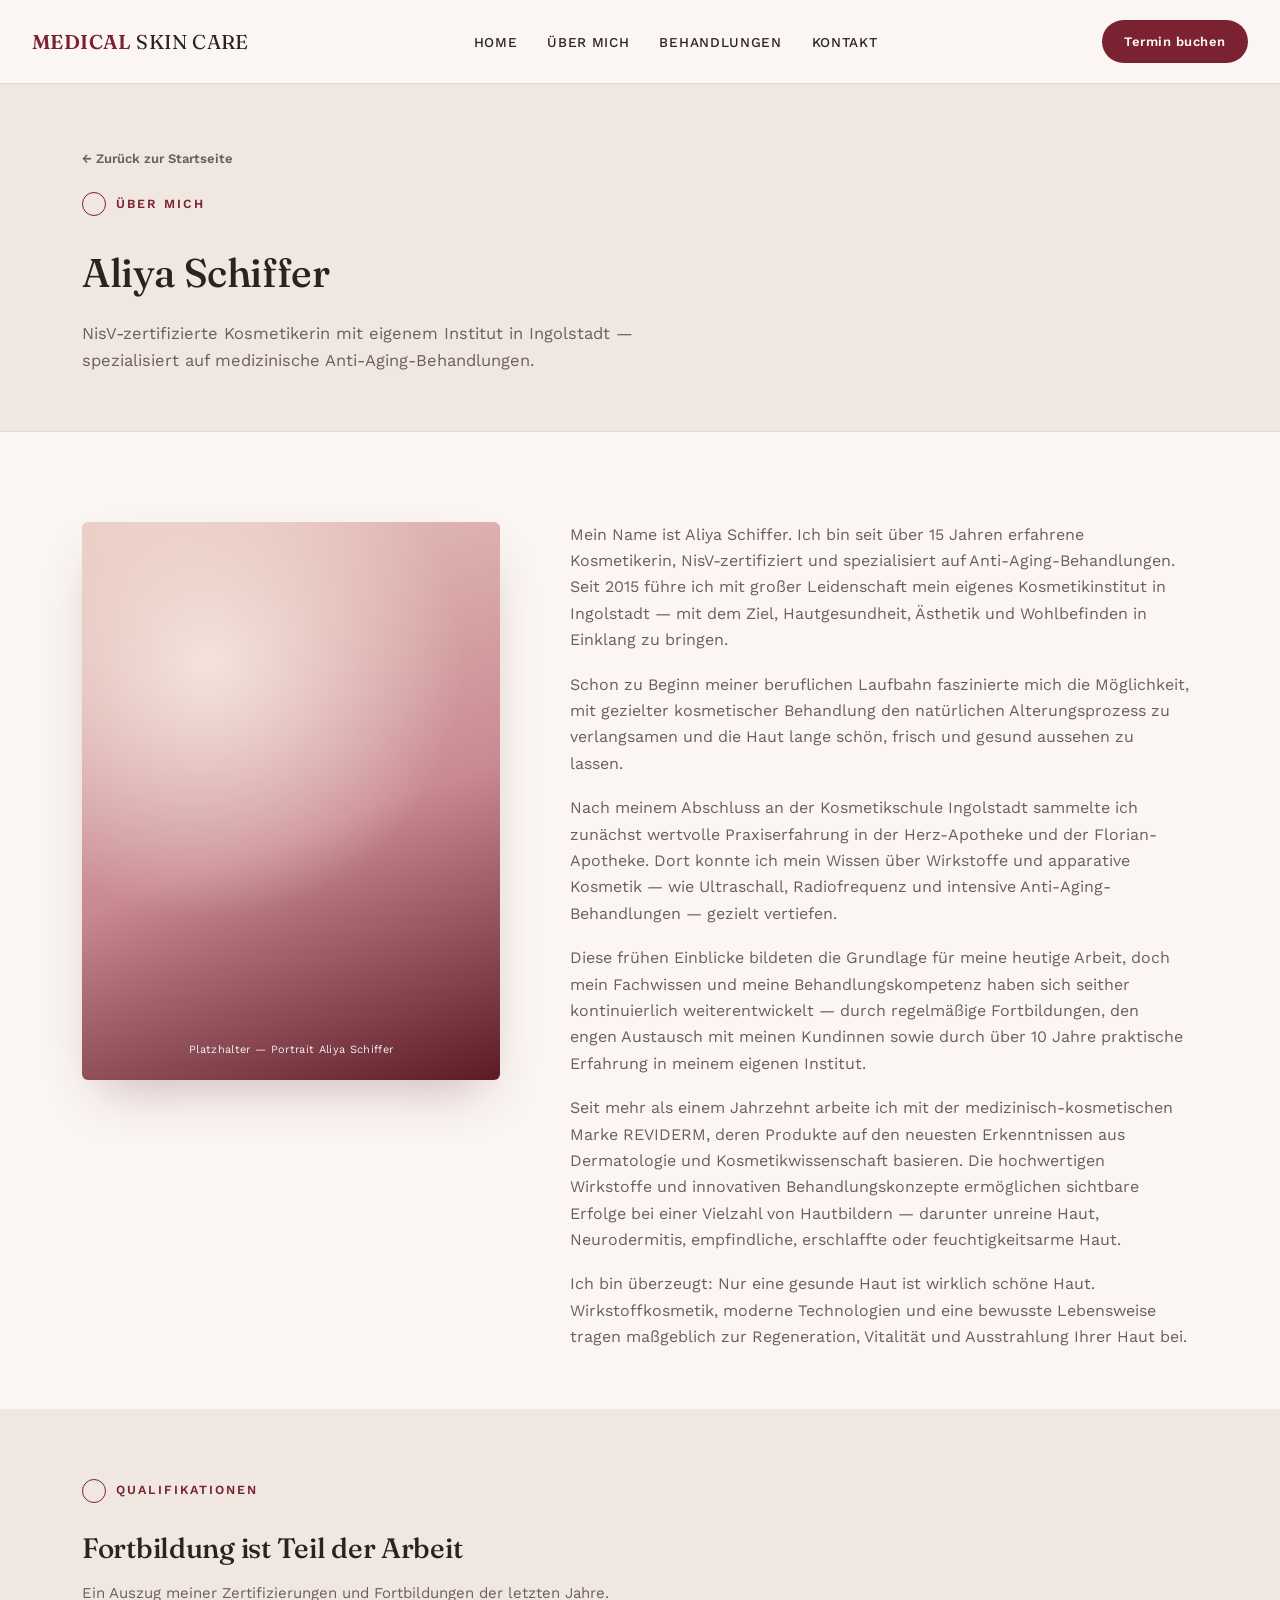
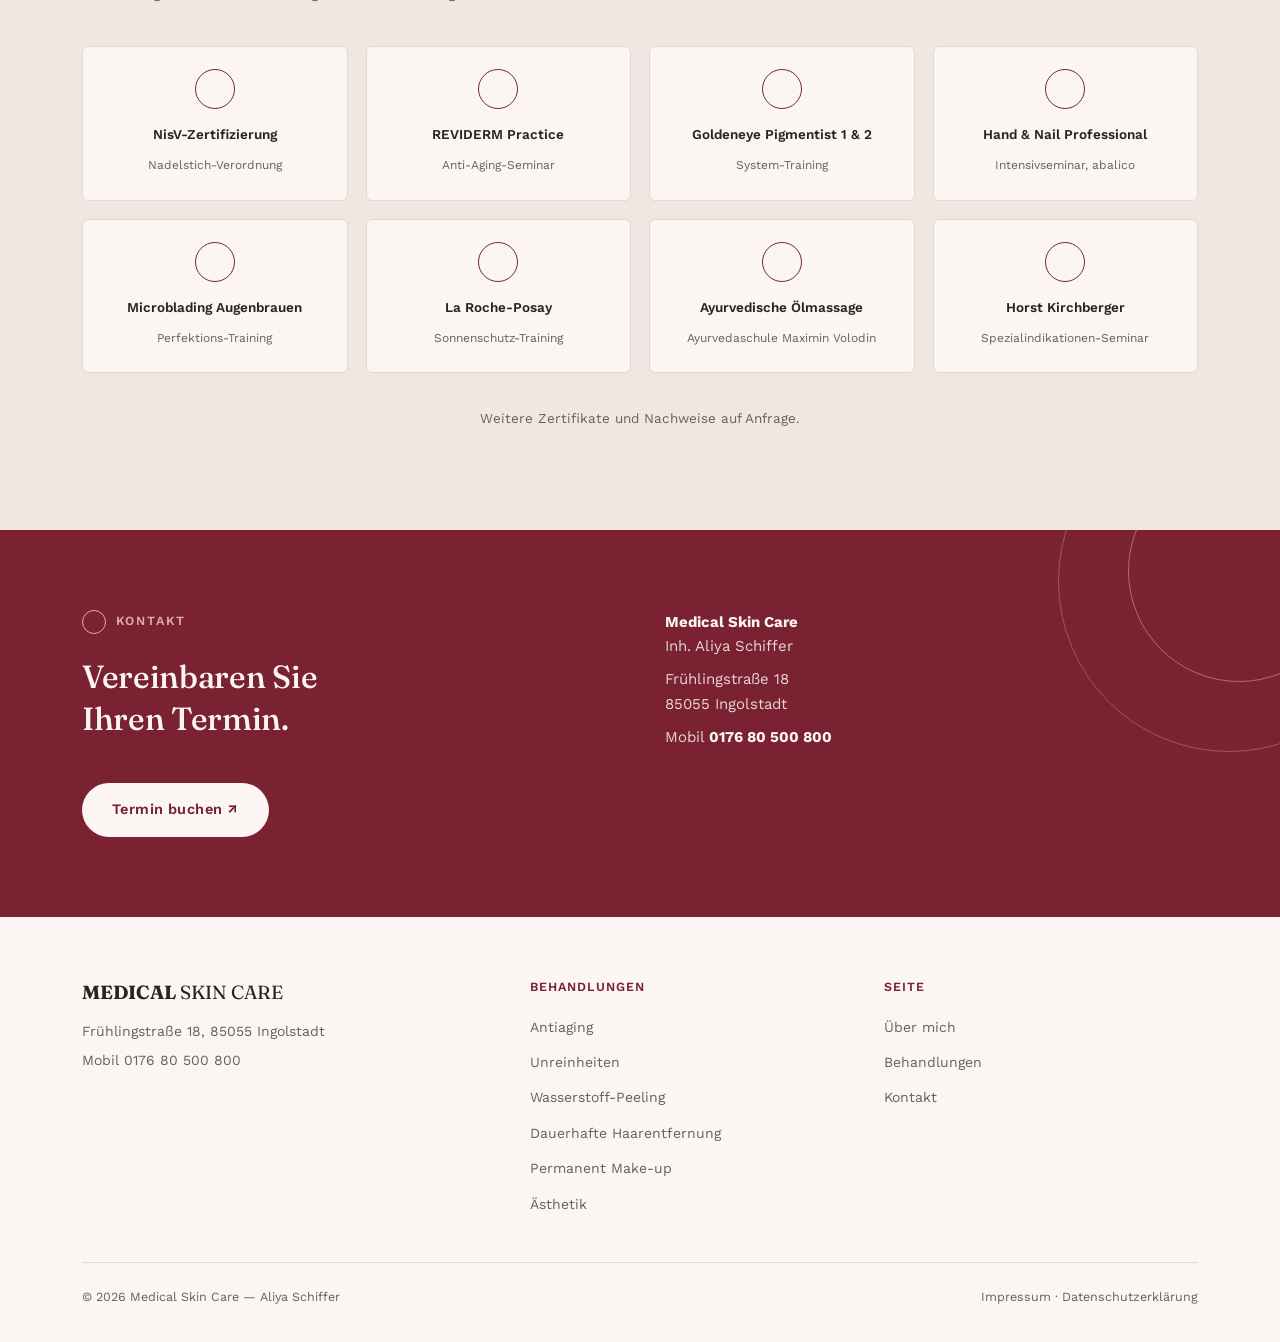
<file: ueber-mich.html>
<!DOCTYPE html>
<html lang="de">
<head>
<meta charset="UTF-8">
<meta name="viewport" content="width=device-width, initial-scale=1.0">
<title>Über mich – Aliya Schiffer | Medical Skin Care Ingolstadt</title>
<link rel="preconnect" href="https://fonts.googleapis.com">
<link rel="preconnect" href="https://fonts.gstatic.com" crossorigin>
<link href="https://fonts.googleapis.com/css2?family=Fraunces:ital,opsz,wght@0,9..144,400;0,9..144,500;0,9..144,600;1,9..144,400;1,9..144,500&family=Work+Sans:wght@400;500;600&display=swap" rel="stylesheet">
<link rel="stylesheet" href="styles.css">
</head>
<body>

<header>
  <div class="nav">
    <a href="index.html" class="logo"><b>MEDICAL</b> SKIN CARE</a>
    <nav>
      <ul>
        <li><a href="index.html">Home</a></li>
        <li><a href="index.html#ueber-mich">Über mich</a></li>
        <li><a href="index.html#behandlungen">Behandlungen</a></li>
        <li><a href="index.html#kontakt">Kontakt</a></li>
      </ul>
    </nav>
    <a href="https://www.sumupbookings.com/medical-skin-care" class="nav-cta" target="_blank" rel="noopener">Termin buchen</a>
    <button class="burger" aria-label="Menü öffnen"><span></span><span></span><span></span></button>
  </div>
</header>

<section class="page-header">
  <div class="wrap">
    <a href="index.html" class="back-link">← Zurück zur Startseite</a>
    <span class="eyebrow">Über mich</span>
    <h1>Aliya Schiffer</h1>
    <p class="lead">NisV-zertifizierte Kosmetikerin mit eigenem Institut in Ingolstadt — spezialisiert auf medizinische Anti-Aging-Behandlungen.</p>
  </div>
</section>

<section class="profile-block">
  <div class="wrap">
    <div class="profile-photo"></div>
    <div class="profile-text">
      <p>Mein Name ist Aliya Schiffer. Ich bin seit über 15 Jahren erfahrene Kosmetikerin, NisV-zertifiziert und spezialisiert auf Anti-Aging-Behandlungen. Seit 2015 führe ich mit großer Leidenschaft mein eigenes Kosmetikinstitut in Ingolstadt — mit dem Ziel, Hautgesundheit, Ästhetik und Wohlbefinden in Einklang zu bringen.</p>
      <p>Schon zu Beginn meiner beruflichen Laufbahn faszinierte mich die Möglichkeit, mit gezielter kosmetischer Behandlung den natürlichen Alterungsprozess zu verlangsamen und die Haut lange schön, frisch und gesund aussehen zu lassen.</p>
      <p>Nach meinem Abschluss an der Kosmetikschule Ingolstadt sammelte ich zunächst wertvolle Praxiserfahrung in der Herz-Apotheke und der Florian-Apotheke. Dort konnte ich mein Wissen über Wirkstoffe und apparative Kosmetik — wie Ultraschall, Radiofrequenz und intensive Anti-Aging-Behandlungen — gezielt vertiefen.</p>
      <p>Diese frühen Einblicke bildeten die Grundlage für meine heutige Arbeit, doch mein Fachwissen und meine Behandlungskompetenz haben sich seither kontinuierlich weiterentwickelt — durch regelmäßige Fortbildungen, den engen Austausch mit meinen Kundinnen sowie durch über 10 Jahre praktische Erfahrung in meinem eigenen Institut.</p>
      <p>Seit mehr als einem Jahrzehnt arbeite ich mit der medizinisch-kosmetischen Marke REVIDERM, deren Produkte auf den neuesten Erkenntnissen aus Dermatologie und Kosmetikwissenschaft basieren. Die hochwertigen Wirkstoffe und innovativen Behandlungskonzepte ermöglichen sichtbare Erfolge bei einer Vielzahl von Hautbildern — darunter unreine Haut, Neurodermitis, empfindliche, erschlaffte oder feuchtigkeitsarme Haut.</p>
      <p>Ich bin überzeugt: Nur eine gesunde Haut ist wirklich schöne Haut. Wirkstoffkosmetik, moderne Technologien und eine bewusste Lebensweise tragen maßgeblich zur Regeneration, Vitalität und Ausstrahlung Ihrer Haut bei.</p>
    </div>
  </div>
</section>

<section class="badges-section">
  <div class="wrap">
    <div class="badges-head">
      <span class="eyebrow">Qualifikationen</span>
      <h2>Fortbildung ist Teil der Arbeit</h2>
      <p>Ein Auszug meiner Zertifizierungen und Fortbildungen der letzten Jahre.</p>
    </div>
    <div class="badge-grid">
      <div class="badge-card">
        <div class="ring"></div>
        <h4>NisV-Zertifizierung</h4>
        <span>Nadelstich-Verordnung</span>
      </div>
      <div class="badge-card">
        <div class="ring"></div>
        <h4>REVIDERM Practice</h4>
        <span>Anti-Aging-Seminar</span>
      </div>
      <div class="badge-card">
        <div class="ring"></div>
        <h4>Goldeneye Pigmentist 1 &amp; 2</h4>
        <span>System-Training</span>
      </div>
      <div class="badge-card">
        <div class="ring"></div>
        <h4>Hand &amp; Nail Professional</h4>
        <span>Intensivseminar, abalico</span>
      </div>
      <div class="badge-card">
        <div class="ring"></div>
        <h4>Microblading Augenbrauen</h4>
        <span>Perfektions-Training</span>
      </div>
      <div class="badge-card">
        <div class="ring"></div>
        <h4>La Roche-Posay</h4>
        <span>Sonnenschutz-Training</span>
      </div>
      <div class="badge-card">
        <div class="ring"></div>
        <h4>Ayurvedische Ölmassage</h4>
        <span>Ayurvedaschule Maximin Volodin</span>
      </div>
      <div class="badge-card">
        <div class="ring"></div>
        <h4>Horst Kirchberger</h4>
        <span>Spezialindikationen-Seminar</span>
      </div>
    </div>
    <p class="badges-note">Weitere Zertifikate und Nachweise auf Anfrage.</p>
  </div>
</section>

<section class="contact" id="kontakt">
  <div class="wrap">
    <div>
      <span class="eyebrow">Kontakt</span>
      <h2>Vereinbaren Sie<br>Ihren Termin.</h2>
      <a href="https://www.sumupbookings.com/medical-skin-care" class="btn-primary" target="_blank" rel="noopener">Termin buchen ↗</a>
    </div>
    <div class="contact-details">
      <p><strong>Medical Skin Care</strong><br>Inh. Aliya Schiffer</p>
      <p>Frühlingstraße 18<br>85055 Ingolstadt</p>
      <p>Mobil <strong>0176 80 500 800</strong></p>
    </div>
  </div>
</section>

<footer>
  <div class="wrap">
    <div class="footer-grid">
      <div>
        <div class="footer-logo"><b>MEDICAL</b> SKIN CARE</div>
        <p>Frühlingstraße 18, 85055 Ingolstadt</p>
        <p>Mobil 0176 80 500 800</p>
      </div>
      <div>
        <h4>Behandlungen</h4>
        <ul>
          <li><a href="leistungen-antiaging.html">Antiaging</a></li>
          <li><a href="leistungen-antiaging.html#unreinheiten">Unreinheiten</a></li>
          <li><a href="leistungen-antiaging.html#wasserstoff-peeling">Wasserstoff-Peeling</a></li>
          <li><a href="leistungen-antiaging.html#haarentfernung">Dauerhafte Haarentfernung</a></li>
          <li><a href="leistungen-permanent-make-up.html">Permanent Make-up</a></li>
          <li><a href="leistungen-aesthetik.html">Ästhetik</a></li>
        </ul>
      </div>
      <div>
        <h4>Seite</h4>
        <ul>
          <li><a href="index.html#ueber-mich">Über mich</a></li>
          <li><a href="index.html#behandlungen">Behandlungen</a></li>
          <li><a href="index.html#kontakt">Kontakt</a></li>
        </ul>
      </div>
    </div>
    <div class="footer-bottom">
      <span>© 2026 Medical Skin Care — Aliya Schiffer</span>
      <span><a href="#">Impressum</a> · <a href="#">Datenschutzerklärung</a></span>
    </div>
  </div>
</footer>

</body>
</html>
</file>
<file: styles.css>
:root{
  --porcelain:#FBF6F3;
  --porcelain-deep:#F1E7E1;
  --ink:#2B2320;
  --ink-soft:#6b5f59;
  --wine:#7A2231;
  --wine-deep:#5C1A25;
  --rose:#D9AEB1;
  --rose-soft:#EFDBDC;
  --line:#E4D6D0;
  --radius:2px;
}
*{box-sizing:border-box;}
html{scroll-behavior:smooth;overflow-x:hidden;}
body{
  margin:0;
  background:var(--porcelain);
  color:var(--ink);
  font-family:'Work Sans', sans-serif;
  font-size:16px;
  line-height:1.65;
  -webkit-font-smoothing:antialiased;
  overflow-x:hidden;
}
img{max-width:100%;display:block;}
a{color:inherit;text-decoration:none;}
.wrap{max-width:1180px;margin:0 auto;padding:0 32px;}
h1,h2,h3{
  font-family:'Fraunces', serif;
  font-weight:500;
  margin:0;
  letter-spacing:-0.01em;
  color:var(--ink);
}
em{font-style:italic;color:var(--wine);}
.eyebrow{
  font-family:'Work Sans', sans-serif;
  font-size:12.5px;
  font-weight:600;
  letter-spacing:0.16em;
  text-transform:uppercase;
  color:var(--wine);
  display:inline-flex;
  align-items:center;
  gap:10px;
}
.eyebrow::before{
  content:"";
  width:22px;height:22px;
  border:1.4px solid var(--wine);
  border-radius:50%;
  display:inline-block;
  flex-shrink:0;
}

/* ---------- Header ---------- */
header{
  position:sticky;top:0;z-index:50;
  background:var(--porcelain);
  border-bottom:1px solid var(--line);
}
.nav{
  display:flex;align-items:center;justify-content:space-between;
  padding:20px 32px;max-width:1320px;margin:0 auto;
  gap:24px;
}
.logo{
  font-family:'Fraunces', serif;
  font-size:20px;
  letter-spacing:0.02em;
}
.logo b{font-weight:600;color:var(--wine);}
nav ul{
  list-style:none;display:flex;margin:0;padding:0;
}
nav ul li{margin-left:30px;}
nav ul li:first-child{margin-left:0;}
nav ul li a{
  font-size:13.5px;font-weight:500;letter-spacing:0.05em;
  text-transform:uppercase;color:var(--ink);
  position:relative;padding-bottom:4px;
  white-space:nowrap;
}
nav ul li a::after{
  content:"";position:absolute;left:0;bottom:0;width:0;height:1px;
  background:var(--wine);transition:width .25s ease;
}
nav ul li a:hover::after{width:100%;}
.nav-cta{
  background:var(--wine);color:var(--porcelain);
  padding:11px 22px;font-size:13px;font-weight:600;
  letter-spacing:0.04em;border-radius:30px;
  display:inline-flex;align-items:center;gap:8px;
  transition:background .2s ease;
  white-space:nowrap;
}
.nav-cta:hover{background:var(--wine-deep);}
.burger{display:none;background:none;border:0;cursor:pointer;padding:4px;}
.burger span{display:block;width:24px;height:1.5px;background:var(--ink);margin:5px 0;}

/* ---------- Hero ---------- */
.hero{
  position:relative;
  padding:76px 0 100px;
  overflow:hidden;
}
.hero .wrap{
  display:grid;grid-template-columns:1.05fr 0.95fr;gap:64px;align-items:center;
}
.hero-copy h1{font-size:52px;line-height:1.12;margin-bottom:26px;}
.hero-copy p{font-size:17.5px;color:var(--ink-soft);max-width:460px;margin:0 0 34px;}
.btn-row{display:flex;gap:18px;flex-wrap:wrap;align-items:center;}
.btn-primary{
  background:var(--wine);color:var(--porcelain);
  padding:15px 30px;border-radius:30px;font-size:14.5px;font-weight:600;
  letter-spacing:0.03em;display:inline-flex;align-items:center;gap:10px;
  transition:transform .2s ease, background .2s ease;
}
.btn-primary:hover{background:var(--wine-deep);transform:translateY(-1px);}
.btn-text{
  font-size:14.5px;font-weight:600;color:var(--ink);
  border-bottom:1.4px solid var(--ink);padding-bottom:3px;
}
.hero-visual{position:relative;aspect-ratio:4/5;}
.ring-glow{
  position:absolute;inset:-60px -60px auto auto;
  width:340px;height:340px;
  background:conic-gradient(from 200deg, var(--rose), transparent 40%, var(--wine) 75%, var(--rose));
  border-radius:50%;
  filter:blur(2px);
  opacity:0.55;
  z-index:0;
}
.hero-photo{
  position:relative;z-index:1;
  width:100%;height:100%;border-radius:6px;
  background:
    radial-gradient(circle at 30% 25%, #e9c9bd 0%, transparent 45%),
    radial-gradient(circle at 70% 70%, #b5717a 0%, transparent 55%),
    linear-gradient(160deg,#f1ded6,#c98a93 60%,#7a2231);
  box-shadow:0 30px 60px -20px rgba(90,30,40,0.35);
}
.hero-photo::after{
  content:"Platzhalter — Praxis-/Portraitfoto";
  position:absolute;bottom:16px;left:16px;
  font-size:11px;color:rgba(255,255,255,0.85);
  background:rgba(43,35,32,0.35);padding:5px 10px;border-radius:20px;
  letter-spacing:0.03em;
}
.hero-ring-outline{
  position:absolute;bottom:-30px;left:-30px;
  width:120px;height:120px;border:1.5px solid var(--wine);
  border-radius:50%;opacity:0.5;z-index:2;
}

/* ---------- Trust bar ---------- */
.trust{
  border-top:1px solid var(--line);border-bottom:1px solid var(--line);
  background:var(--porcelain-deep);
}
.trust .wrap{
  display:flex;flex-wrap:wrap;gap:14px 40px;justify-content:center;
  padding:26px 32px;
}
.trust span{
  font-size:12.5px;font-weight:600;letter-spacing:0.06em;text-transform:uppercase;
  color:var(--ink-soft);display:flex;align-items:center;gap:8px;
}
.trust span::before{content:"";width:5px;height:5px;border-radius:50%;background:var(--wine);}

/* ---------- About teaser ---------- */
.about{padding:110px 0;}
.about .wrap{display:grid;grid-template-columns:0.85fr 1.15fr;gap:70px;align-items:center;}
.about-photo{
  aspect-ratio:1/1;border-radius:50%;
  background:
    radial-gradient(circle at 35% 30%, #f4e3dc, transparent 50%),
    linear-gradient(150deg,#e9c9bd,#c98a93 55%,#5c1a25);
  position:relative;max-width:380px;
  box-shadow:0 24px 50px -18px rgba(90,30,40,0.3);
}
.about-photo::after{
  content:"Platzhalter — Portrait Aliya Schiffer";
  position:absolute;bottom:26px;left:0;right:0;text-align:center;
  font-size:11px;color:rgba(255,255,255,0.9);letter-spacing:0.03em;
}
.about-text h2{font-size:34px;line-height:1.25;margin:14px 0 22px;}
.about-text p{color:var(--ink-soft);font-size:16px;margin:0 0 16px;max-width:520px;}
.about-text .btn-text{margin-top:10px;display:inline-block;}

/* ---------- Services ---------- */
.services{padding:100px 0;background:var(--porcelain-deep);position:relative;}
.services-head{text-align:center;max-width:600px;margin:0 auto 60px;}
.services-head h2{font-size:36px;margin:14px 0 0;}
.service-grid{
  display:grid;grid-template-columns:repeat(3,1fr);gap:30px;
}
.service-card{
  background:var(--porcelain);border-radius:6px;overflow:hidden;
  border:1px solid var(--line);
  transition:transform .25s ease, box-shadow .25s ease;
}
.service-card:hover{transform:translateY(-5px);box-shadow:0 20px 40px -22px rgba(43,35,32,0.25);}
.service-photo{
  aspect-ratio:4/3;position:relative;
}
.service-photo.p1{background:linear-gradient(150deg,#f1ded6,#c98a93 70%,#7a2231);}
.service-photo.p2{background:linear-gradient(150deg,#e9d3c8,#b5717a 70%,#5c1a25);}
.service-photo.p3{background:linear-gradient(150deg,#ecdcd5,#a85a68 70%,#4a141d);}
.service-body{padding:26px 26px 30px;}
.service-body .num{
  font-family:'Work Sans',sans-serif;font-weight:600;color:var(--wine);
  font-size:12px;letter-spacing:0.04em;text-transform:uppercase;
  background:var(--rose-soft);padding:5px 12px;border-radius:20px;
  display:inline-block;
}
.service-body h3{font-size:21px;margin:8px 0 12px;}
.service-body p{color:var(--ink-soft);font-size:14.8px;margin:0 0 18px;}
.service-body .btn-text{font-size:13.5px;}

/* ---------- Booking (Jetzt buchen) ---------- */
.booking{padding:100px 0;}
.booking-head{max-width:600px;margin:0 auto 50px;text-align:center;}
.booking-head h2{font-size:34px;margin:14px 0 14px;}
.booking-head p{color:var(--ink-soft);margin:0;font-size:15.5px;}
.booking-grid{
  display:grid;grid-template-columns:1.4fr 1fr;gap:50px;
  background:var(--porcelain-deep);border:1px solid var(--line);border-radius:8px;
  padding:44px;
}
.booking-list{display:flex;flex-direction:column;gap:0;}
.booking-row{
  display:flex;justify-content:space-between;align-items:center;gap:20px;
  padding:18px 0;border-bottom:1px solid var(--line);
}
.booking-row h4{
  font-family:'Fraunces',serif;font-weight:500;font-size:18px;margin:0 0 4px;
}
.booking-row span{font-size:13.5px;color:var(--ink-soft);}
.booking-hours{
  background:var(--porcelain);border:1px solid var(--line);border-radius:6px;
  padding:26px 28px;align-self:start;
}
.booking-hours h4{
  font-family:'Work Sans',sans-serif;font-weight:600;font-size:12.5px;
  text-transform:uppercase;letter-spacing:0.08em;color:var(--wine);margin:0 0 16px;
}
.hours-row{
  display:flex;justify-content:space-between;font-size:14px;
  padding:8px 0;border-top:1px solid var(--line);color:var(--ink-soft);
}
.hours-row:first-of-type{border-top:none;}

/* ---------- Reviews ---------- */
.reviews{padding:90px 0;text-align:center;}
.stars{color:var(--wine);font-size:22px;letter-spacing:4px;margin-bottom:18px;}
.reviews h2{font-size:28px;max-width:640px;margin:0 auto 14px;line-height:1.35;}
.reviews p{color:var(--ink-soft);margin:0 0 30px;}

/* ---------- Contact band ---------- */
.contact{
  background:var(--wine);color:var(--porcelain);
  padding:80px 0;position:relative;overflow:hidden;
}
.contact::before{
  content:"";position:absolute;top:-120px;right:-120px;
  width:340px;height:340px;border-radius:50%;
  border:1.5px solid rgba(251,246,243,0.25);
}
.contact::after{
  content:"";position:absolute;top:-70px;right:-70px;
  width:220px;height:220px;border-radius:50%;
  border:1.5px solid rgba(251,246,243,0.35);
}
.contact .wrap{display:grid;grid-template-columns:1fr 1fr;gap:50px;position:relative;z-index:1;}
.contact .eyebrow{color:var(--rose);}
.contact .eyebrow::before{border-color:var(--rose);}
.contact h2{color:var(--porcelain);font-size:32px;margin:14px 0 22px;line-height:1.3;}
.contact-details p{margin:0 0 8px;color:rgba(251,246,243,0.85);font-size:15px;}
.contact-details strong{color:var(--porcelain);}
.contact .btn-primary{background:var(--porcelain);color:var(--wine);margin-top:22px;}
.contact .btn-primary:hover{background:var(--rose-soft);}

/* ---------- Footer ---------- */
footer{padding:60px 0 34px;}
.footer-grid{
  display:grid;grid-template-columns:1.3fr 1fr 1fr;gap:40px;
  padding-bottom:36px;border-bottom:1px solid var(--line);
}
.footer-logo{font-family:'Fraunces',serif;font-size:19px;margin-bottom:12px;}
.footer-grid p{color:var(--ink-soft);font-size:14px;margin:0 0 6px;}
.footer-grid h4{
  font-size:12.5px;text-transform:uppercase;letter-spacing:0.08em;
  color:var(--wine);margin:0 0 16px;font-family:'Work Sans',sans-serif;font-weight:600;
}
.footer-grid ul{list-style:none;margin:0;padding:0;}
.footer-grid ul li{margin-bottom:9px;}
.footer-grid ul li a{font-size:14px;color:var(--ink-soft);}
.footer-grid ul li a:hover{color:var(--wine);}
.footer-bottom{
  display:flex;justify-content:space-between;align-items:center;
  padding-top:24px;font-size:12.5px;color:var(--ink-soft);flex-wrap:wrap;gap:10px;
}

/* ======================================================
   Unterseiten-Komponenten (Über mich / Leistungsdetails)
   ====================================================== */

/* Seitenkopf-Banner für Unterseiten */
.page-header{
  padding:64px 0 56px;
  background:var(--porcelain-deep);
  border-bottom:1px solid var(--line);
}
.page-header .back-link{
  font-size:13px;font-weight:600;color:var(--ink-soft);
  display:flex;align-items:center;gap:6px;margin-bottom:22px;
}
.page-header .back-link:hover{color:var(--wine);}
.page-header h1{font-size:40px;margin:16px 0 14px;}
.page-header p.lead{color:var(--ink-soft);font-size:16.5px;max-width:600px;margin:0;}

/* Über-mich Unterseite */
.profile-block{padding:90px 0 40px;}
.profile-block .wrap{display:grid;grid-template-columns:0.8fr 1.2fr;gap:70px;align-items:start;}
.profile-photo{
  aspect-ratio:3/4;border-radius:6px;position:relative;
  background:
    radial-gradient(circle at 30% 25%, #f4e3dc, transparent 50%),
    linear-gradient(160deg,#e9c9bd,#c98a93 55%,#5c1a25);
  box-shadow:0 24px 50px -18px rgba(90,30,40,0.3);
}
.profile-photo::after{
  content:"Platzhalter — Portrait Aliya Schiffer";
  position:absolute;bottom:20px;left:0;right:0;text-align:center;
  font-size:11px;color:rgba(255,255,255,0.9);letter-spacing:0.03em;
}
.profile-text p{color:var(--ink-soft);font-size:16px;margin:0 0 18px;max-width:620px;}
.profile-text h2{font-size:26px;margin:36px 0 16px;}

.badges-section{padding:70px 0 100px;background:var(--porcelain-deep);}
.badges-head{max-width:600px;margin:0 0 40px;}
.badges-head h2{font-size:28px;margin:14px 0 10px;}
.badges-head p{color:var(--ink-soft);margin:0;font-size:15px;}
.badge-grid{
  display:grid;grid-template-columns:repeat(4,1fr);gap:18px;
}
.badge-card{
  background:var(--porcelain);border:1px solid var(--line);border-radius:6px;
  padding:22px 18px;text-align:center;
}
.badge-card .ring{
  width:40px;height:40px;border:1.4px solid var(--wine);border-radius:50%;
  margin:0 auto 14px;
}
.badge-card h4{
  font-family:'Work Sans',sans-serif;font-weight:600;font-size:13.5px;
  margin:0 0 6px;color:var(--ink);
}
.badge-card span{font-size:12px;color:var(--ink-soft);}
.badges-note{
  text-align:center;color:var(--ink-soft);font-size:13.5px;margin:34px 0 0;
}

/* Leistungsdetail-Unterseiten */
.detail-section{padding:80px 0;}
.detail-section + .detail-section{border-top:1px solid var(--line);}
.detail-section.alt{background:var(--porcelain-deep);}
.detail-section .wrap{display:grid;grid-template-columns:1fr 1fr;gap:60px;align-items:start;}
.detail-visual{
  aspect-ratio:4/3;border-radius:6px;position:relative;order:2;
}
.detail-visual.v1{background:linear-gradient(150deg,#f1ded6,#c98a93 70%,#7a2231);}
.detail-visual.v2{background:linear-gradient(150deg,#e9d3c8,#b5717a 70%,#5c1a25);}
.detail-visual.v3{background:linear-gradient(150deg,#ecdcd5,#a85a68 70%,#4a141d);}
.detail-visual.v4{background:linear-gradient(150deg,#e3cfc7,#95505d 70%,#3d1119);}
.detail-copy h2{font-size:27px;margin:0 0 14px;}
.detail-copy p{color:var(--ink-soft);font-size:15.3px;margin:0 0 16px;max-width:540px;}

.price-table{width:100%;border-collapse:collapse;margin-top:20px;}
.price-table caption{
  text-align:left;font-size:12.5px;font-weight:600;letter-spacing:0.05em;
  text-transform:uppercase;color:var(--wine);margin-bottom:10px;
}
.price-table th{
  text-align:left;font-size:11.5px;letter-spacing:0.04em;text-transform:uppercase;
  color:var(--ink-soft);font-weight:600;padding:0 14px 10px;
}
.price-table th.num, .price-table td.num{text-align:right;}
.price-table td{
  padding:12px 14px;font-size:14.5px;border-top:1px solid var(--line);
}
.price-table tr.head-row td{
  background:var(--wine);color:var(--porcelain);font-weight:600;
  border-top:none;border-radius:4px 4px 0 0;
}
.price-table .price{font-weight:600;color:var(--wine);}
.price-table.plain td{background:none;color:var(--ink);font-weight:400;border-radius:0;}
.price-note{font-size:13px;color:var(--ink-soft);margin-top:14px;font-style:italic;}

.mini-price-list{
  display:grid;grid-template-columns:1fr 1fr;gap:0 30px;margin-top:16px;
}
.mini-price-list div{
  display:flex;justify-content:space-between;padding:9px 0;
  border-top:1px solid var(--line);font-size:14.5px;
}
.mini-price-list div span:last-child{font-weight:600;color:var(--wine);}

.contact-callout{
  background:var(--porcelain);border:1px solid var(--line);border-radius:6px;
  padding:22px 26px;margin-top:26px;
}
.contact-callout h4{
  font-family:'Fraunces',serif;font-size:16px;margin:0 0 8px;
}
.contact-callout p{margin:0 0 4px;font-size:14px;color:var(--ink-soft);}

/* ---------- Responsive ---------- */
@media (max-width:900px){
  nav ul{display:none;}
  .burger{display:block;}
  .hero .wrap, .about .wrap, .contact .wrap{grid-template-columns:1fr;}
  .hero-copy h1{font-size:38px;}
  .hero-visual{order:-1;max-width:420px;margin:0 auto;}
  .service-grid{grid-template-columns:1fr;}
  .footer-grid{grid-template-columns:1fr;gap:26px;}
  .about-photo{margin:0 auto;}

  .profile-block .wrap{grid-template-columns:1fr;}
  .profile-photo{max-width:340px;margin:0 auto;}
  .badge-grid{grid-template-columns:repeat(2,1fr);}
  .detail-section .wrap{grid-template-columns:1fr;}
  .detail-visual{order:-1;max-width:420px;margin:0 auto;width:100%;}
  .mini-price-list{grid-template-columns:1fr;}
  .page-header h1{font-size:30px;}
  .booking-grid{grid-template-columns:1fr;padding:28px;}
}
</file>
